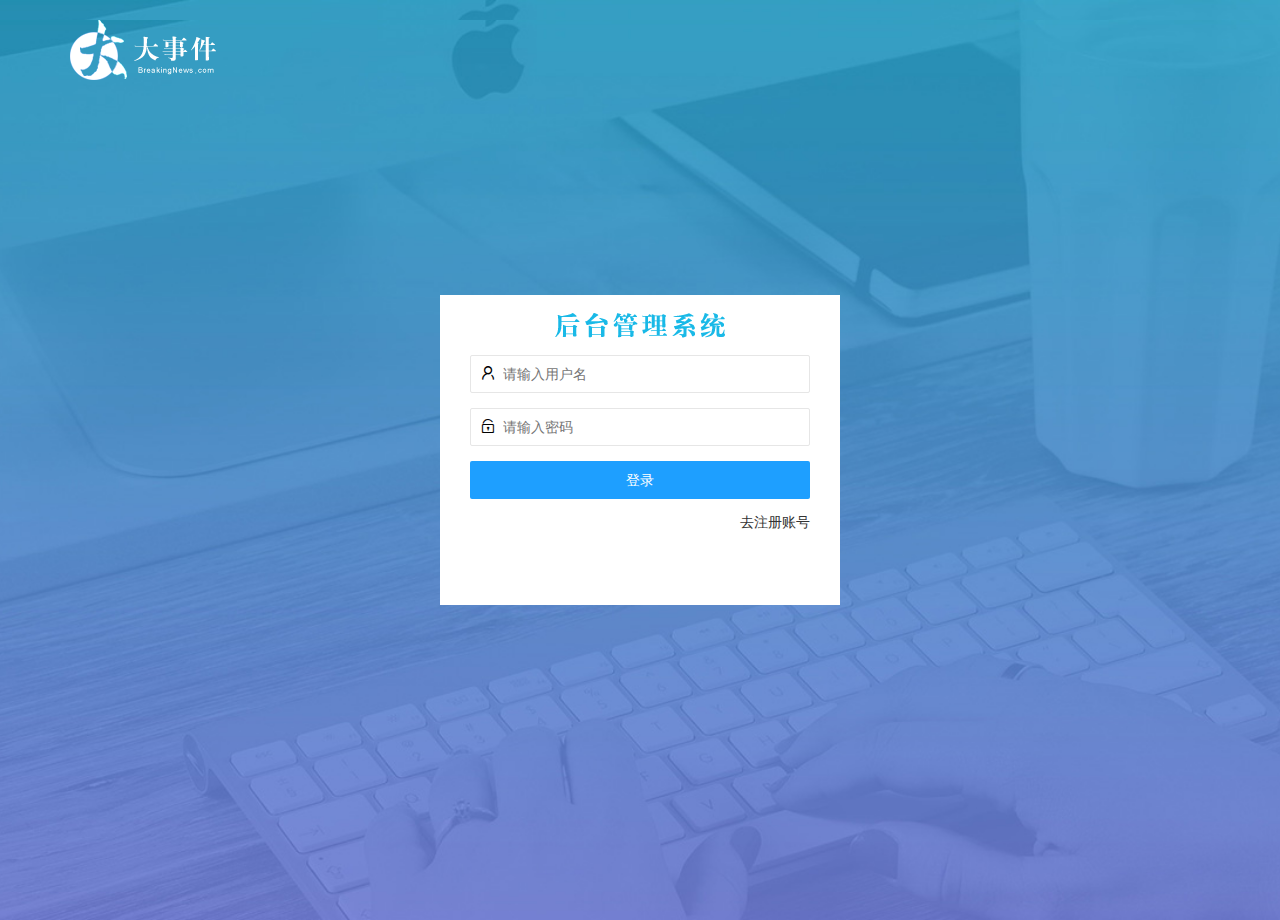
<file: login.html>
<!DOCTYPE html>
<html lang="en">

<head>
    <meta charset="UTF-8">
    <meta http-equiv="X-UA-Compatible" content="IE=edge">
    <meta name="viewport" content="width=device-width, initial-scale=1.0">
    <title>大事件-登录/注册</title>
    <link rel="stylesheet" href="./assets/lib/layui/css/layui.css">
    <link rel="stylesheet" href="./assets/css/login.css">
</head>

<body>
    <!-- 头部logo区域 -->
    <div class="layui-main" style="margin-top: 20px;">
        <img src="/assets/images/logo.png" alt="">
    </div>
    <!-- 登录注册区域 -->
    <div class="loginAndRegBox">
        <div class="title-box"></div>
        <!-- 登录div -->
        <div class="login-box">
            <!-- 登录的表单 -->
            <form class="layui-form" id="form_login">
                <!-- 用户名 -->
                <div class="layui-form-item">
                    <i class="layui-icon layui-icon-username"></i>
                    <input type="text" name="username" required lay-verify="required" placeholder="请输入用户名"
                        autocomplete="off" class="layui-input">
                </div>
                <!-- 密码 -->
                <div class="layui-form-item">
                    <i class="layui-icon layui-icon-password"></i>
                    <input type="password" name="password" required lay-verify="required|pwd" placeholder="请输入密码"
                        autocomplete="off" class="layui-input">
                </div>
                <!-- 登录按钮 -->
                <div class="layui-form-item">
                    <button class="layui-btn layui-btn-fluid layui-btn-normal" lay-submit>登录</button>
                </div>
                <!-- 注册账号按钮 -->
                <div class="layui-form-item links">
                    <a href="javascript:;" id="link_reg">去注册账号</a>
                </div>
            </form>
        </div>
        <!-- 注册div -->
        <div class="reg-box">
            <!-- 注册表单 -->
            <form class="layui-form" id="form_reg">
                <!-- 用户名 -->
                <div class="layui-form-item">
                    <i class="layui-icon layui-icon-username"></i>
                    <input type="text" name="username" required lay-verify="required" placeholder="请输入用户名"
                        autocomplete="off" class="layui-input">
                </div>
                <!-- 密码 -->
                <div class="layui-form-item">
                    <i class="layui-icon layui-icon-password"></i>
                    <input type="password" name="password" required lay-verify="required|pwd" placeholder="请输入密码"
                        autocomplete="off" class="layui-input">
                </div>
                <!-- 密码确认 -->
                <div class="layui-form-item">
                    <i class="layui-icon layui-icon-password"></i>
                    <input type="password" name="repassword" required lay-verify="required|pwd|repwd"
                        placeholder="再次确认密码" autocomplete="off" class="layui-input">
                </div>
                <!-- 注册按钮 -->
                <div class="layui-form-item">
                    <button class="layui-btn layui-btn-fluid layui-btn-normal" lay-submit>注册</button>
                </div>
                <!-- 登录账号按钮 -->
                <div class="layui-form-item links">
                    <a href="javascript:;" id="link_login">去登录</a>
                </div>
            </form>
        </div>
    </div>
</body>
<script src="./assets/lib/jquery.js"></script>
<script src="./assets/lib/layui/layui.all.js"></script>
<script src="./assets/js/baseAPI.js"></script>
<script src="./assets/js/login.js"></script>

</html>
</file>
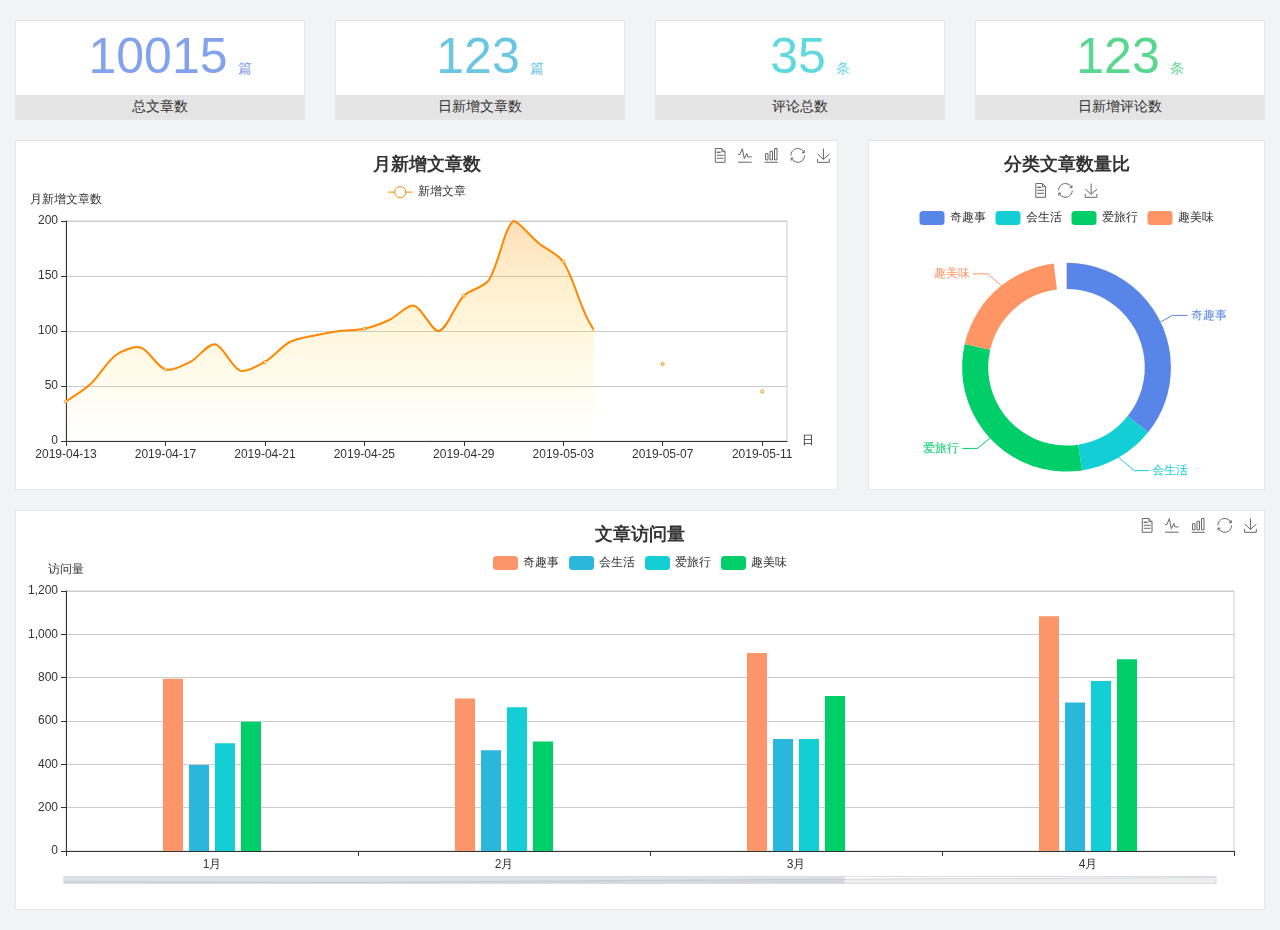
<file: home/dashboard.html>
<!DOCTYPE html>
<html lang="en">

<head>
  <meta charset="UTF-8">
  <meta name="viewport" content="width=device-width, initial-scale=1.0">
  <meta http-equiv="X-UA-Compatible" content="ie=edge">
  <title>图表统计</title>
  <link rel="stylesheet" href="../../assets/lib/bootstrap.css" />
  <link rel="stylesheet" href="../../assets/lib/main.css" />
  <script src="../../assets/lib/jquery.js"></script>
  <script type="text/javascript" src="../../assets/lib/echarts.min.js"></script>
</head>

<body>
  <div class="container-fluid">
    <div class="row spannel_list">
      <div class="col-sm-3 col-xs-6">
        <div class="spannel">
          <em>10015</em><span>篇</span>
          <b>总文章数</b>
        </div>
      </div>
      <div class="col-sm-3 col-xs-6">
        <div class="spannel scolor01">
          <em>123</em><span>篇</span>
          <b>日新增文章数</b>
        </div>
      </div>
      <div class="col-sm-3 col-xs-6">
        <div class="spannel scolor02">
          <em>35</em><span>条</span>
          <b>评论总数</b>
        </div>
      </div>
      <div class="col-sm-3 col-xs-6">
        <div class="spannel scolor03">
          <em>123</em><span>条</span>
          <b>日新增评论数</b>
        </div>
      </div>
    </div>
  </div>

  <div class="container-fluid">
    <div class="row curve-pie">
      <div class="col-lg-8 col-md-8">
        <div class="gragh_pannel" id="curve_show"></div>
      </div>
      <div class="col-lg-4 col-md-4">
        <div class="gragh_pannel" id="pie_show"></div>
      </div>
    </div>
  </div>

  <div class="container-fluid">
    <div class="column_pannel" id="column_show"></div>
  </div>

  <script>
    var oChart = echarts.init(document.getElementById('curve_show'));
    var aList_all = [
      { 'count': 36, 'date': '2019-04-13' },
      { 'count': 52, 'date': '2019-04-14' },
      { 'count': 78, 'date': '2019-04-15' },
      { 'count': 85, 'date': '2019-04-16' },
      { 'count': 65, 'date': '2019-04-17' },
      { 'count': 72, 'date': '2019-04-18' },
      { 'count': 88, 'date': '2019-04-19' },
      { 'count': 64, 'date': '2019-04-20' },
      { 'count': 72, 'date': '2019-04-21' },
      { 'count': 90, 'date': '2019-04-22' },
      { 'count': 96, 'date': '2019-04-23' },
      { 'count': 100, 'date': '2019-04-24' },
      { 'count': 102, 'date': '2019-04-25' },
      { 'count': 110, 'date': '2019-04-26' },
      { 'count': 123, 'date': '2019-04-27' },
      { 'count': 100, 'date': '2019-04-28' },
      { 'count': 132, 'date': '2019-04-29' },
      { 'count': 146, 'date': '2019-04-30' },
      { 'count': 200, 'date': '2019-05-01' },
      { 'count': 180, 'date': '2019-05-02' },
      { 'count': 163, 'date': '2019-05-03' },
      { 'count': 110, 'date': '2019-05-04' },
      { 'count': 80, 'date': '2019-05-05' },
      { 'count': 82, 'date': '2019-05-06' },
      { 'count': 70, 'date': '2019-05-07' },
      { 'count': 65, 'date': '2019-05-08' },
      { 'count': 54, 'date': '2019-05-09' },
      { 'count': 40, 'date': '2019-05-10' },
      { 'count': 45, 'date': '2019-05-11' },
      { 'count': 38, 'date': '2019-05-12' },
    ];

    let aCount = [];
    let aDate = [];

    for (var i = 0; i < aList_all.length; i++) {
      aCount.push(aList_all[i].count);
      aDate.push(aList_all[i].date);
    }

    var chartopt = {
      title: {
        text: '月新增文章数',
        left: 'center',
        top: '10'
      },
      tooltip: {
        trigger: 'axis'
      },
      legend: {
        data: ['新增文章'],
        top: '40'
      },
      toolbox: {
        show: true,
        feature: {
          mark: { show: true },
          dataView: { show: true, readOnly: false },
          magicType: { show: true, type: ['line', 'bar'] },
          restore: { show: true },
          saveAsImage: { show: true }
        }
      },
      calculable: true,
      xAxis: [
        {
          name: '日',
          type: 'category',
          boundaryGap: false,
          data: aDate
        }
      ],
      yAxis: [
        {
          name: '月新增文章数',
          type: 'value'
        }
      ],
      series: [
        {
          name: '新增文章',
          type: 'line',
          smooth: true,
          itemStyle: { normal: { areaStyle: { type: 'default' }, color: '#f80' }, lineStyle: { color: '#f80' } },
          data: aCount
        }],
      areaStyle: {
        normal: {
          color: new echarts.graphic.LinearGradient(0, 0, 0, 1, [{
            offset: 0,
            color: 'rgba(255,136,0,0.39)'
          }, {
            offset: .34,
            color: 'rgba(255,180,0,0.25)'
          }, {
            offset: 1,
            color: 'rgba(255,222,0,0.00)'
          }])

        }
      },
      grid: {
        show: true,
        x: 50,
        x2: 50,
        y: 80,
        height: 220
      }
    };

    oChart.setOption(chartopt);


    var oPie = echarts.init(document.getElementById('pie_show'));
    var oPieopt =
    {
      title: {
        top: 10,
        text: '分类文章数量比',
        x: 'center'
      },
      tooltip: {
        trigger: 'item',
        formatter: "{a} <br/>{b} : {c} ({d}%)"
      },
      color: ['#5885e8', '#13cfd5', '#00ce68', '#ff9565'],
      legend: {
        x: 'center',
        top: 65,
        data: ['奇趣事', '会生活', '爱旅行', '趣美味']
      },
      toolbox: {
        show: true,
        x: 'center',
        top: 35,
        feature: {
          mark: { show: true },
          dataView: { show: true, readOnly: false },
          magicType: {
            show: true,
            type: ['pie', 'funnel'],
            option: {
              funnel: {
                x: '25%',
                width: '50%',
                funnelAlign: 'left',
                max: 1548
              }
            }
          },
          restore: { show: true },
          saveAsImage: { show: true }
        }
      },
      calculable: true,
      series: [
        {
          name: '访问来源',
          type: 'pie',
          radius: ['45%', '60%'],
          center: ['50%', '65%'],
          data: [
            { value: 300, name: '奇趣事' },
            { value: 100, name: '会生活' },
            { value: 260, name: '爱旅行' },
            { value: 180, name: '趣美味' }
          ]
        }
      ]
    };
    oPie.setOption(oPieopt);



    var oColumn = this.echarts.init(document.getElementById('column_show'));
    var oColumnopt =
    {
      title: {
        text: '文章访问量',
        left: 'center',
        top: '10'
      },
      tooltip: {
        trigger: 'axis'
      },
      legend: {
        data: ['奇趣事', '会生活', '爱旅行', '趣美味'],
        top: '40'
      },
      toolbox: {
        show: true,
        feature: {
          mark: { show: true },
          dataView: { show: true, readOnly: false },
          magicType: { show: true, type: ['line', 'bar'] },
          restore: { show: true },
          saveAsImage: { show: true }
        }
      },
      calculable: true,
      xAxis: [
        {
          type: 'category',
          data: ['1月', '2月', '3月', '4月', '5月']
        }
      ],
      yAxis: [
        {
          name: '访问量',
          type: 'value'
        }
      ],
      series: [
        {
          name: '奇趣事',
          type: 'bar',
          barWidth: 20,
          itemStyle: {
            normal: { areaStyle: { type: 'default' }, color: '#fd956a' }
          },
          data: [800, 708, 920, 1090, 1200]
        },
        {
          name: '会生活',
          type: 'bar',
          barWidth: 20,
          itemStyle: {
            normal: { areaStyle: { type: 'default' }, color: '#2bb6db' }
          },
          data: [400, 468, 520, 690, 800]
        },
        {
          name: '爱旅行',
          type: 'bar',
          barWidth: 20,
          itemStyle: {
            normal: { areaStyle: { type: 'default' }, color: '#13cfd5' }
          },
          data: [500, 668, 520, 790, 900]
        },
        {
          name: '趣美味',
          type: 'bar',
          barWidth: 20,
          itemStyle: {
            normal: { areaStyle: { type: 'default' }, color: '#00ce68' }
          },
          data: [600, 508, 720, 890, 1000]
        }
      ],
      grid: {
        show: true,
        x: 50,
        x2: 30,
        y: 80,
        height: 260
      },
      dataZoom: [//给x轴设置滚动条
        {
          start: 0,//默认为0
          end: 100 - 1000 / 31,//默认为100
          type: 'slider',
          show: true,
          xAxisIndex: [0],
          handleSize: 0,//滑动条的 左右2个滑动条的大小
          height: 8,//组件高度
          left: 45, //左边的距离
          right: 50,//右边的距离
          bottom: 26,//右边的距离
          handleColor: '#ddd',//h滑动图标的颜色
          handleStyle: {
            borderColor: "#cacaca",
            borderWidth: "1",
            shadowBlur: 2,
            background: "#ddd",
            shadowColor: "#ddd",
          }
        }]
    };
    oColumn.setOption(oColumnopt);
  </script>
</body>

</html>
</file>
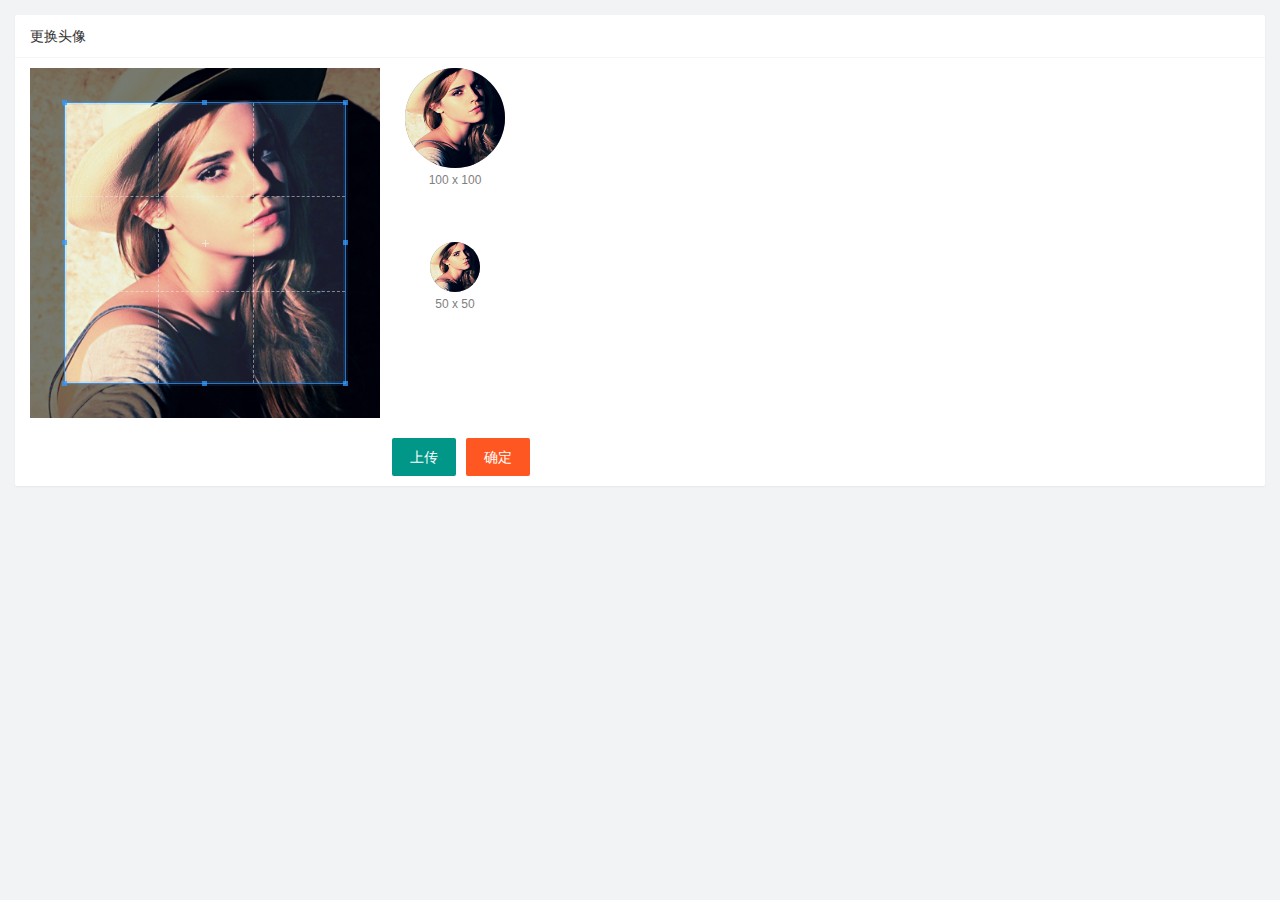
<file: user/user_avatar.html>
<!DOCTYPE html>
<html lang="en">

<head>
    <meta charset="UTF-8">
    <meta http-equiv="X-UA-Compatible" content="IE=edge">
    <meta name="viewport" content="width=device-width, initial-scale=1.0">
    <title>Document</title>
    <link rel="stylesheet" href="/assets/lib/layui/css/layui.css">
    <link rel="stylesheet" href="/assets/lib/cropper/cropper.css">
    <link rel="stylesheet" href="/assets/css/user/user_avatar.css">
</head>

<body>
    <div class="layui-card">
        <div class="layui-card-header">更换头像</div>
        <div class="layui-card-body">
            <!-- 第一行的图片裁剪和预览区域 -->
            <div class="row1">
                <!-- 图片裁剪区域 -->
                <div class="cropper-box">
                    <!-- 这个 img 标签很重要，将来会把它初始化为裁剪区域 -->
                    <img id="image" src="/assets/images/sample.jpg" />
                </div>
                <!-- 图片的预览区域 -->
                <div class="preview-box">
                    <div>
                        <!-- 宽高为 100px 的预览区域 -->
                        <div class="img-preview w100"></div>
                        <p class="size">100 x 100</p>
                    </div>
                    <div>
                        <!-- 宽高为 50px 的预览区域 -->
                        <div class="img-preview w50"></div>
                        <p class="size">50 x 50</p>
                    </div>
                </div>
            </div>

            <!-- 第二行的按钮区域 -->
            <div class="row2">
                <!-- 通过accept属性可以指定可选择的文件属性 -->
                <input type="file" id="file" accept="image/png,image/jpeg">
                <button type="button" class="layui-btn" id="btnChooseImage">上传</button>
                <button type="button" class="layui-btn layui-btn-danger" id="btnUpload">确定</button>
            </div>
        </div>
    </div>
    <script src="/assets/lib/layui/layui.all.js"></script>
    <script src="/assets/lib/jquery.js"></script>
    <script src="/assets/lib/cropper/Cropper.js"></script>
    <script src="/assets/lib/cropper/jquery-cropper.js"></script>
    <script src="/assets/js/baseAPI.js"></script>
    <script src="/assets/js/user/user_avatar.js"></script>
</body>

</html>
</file>
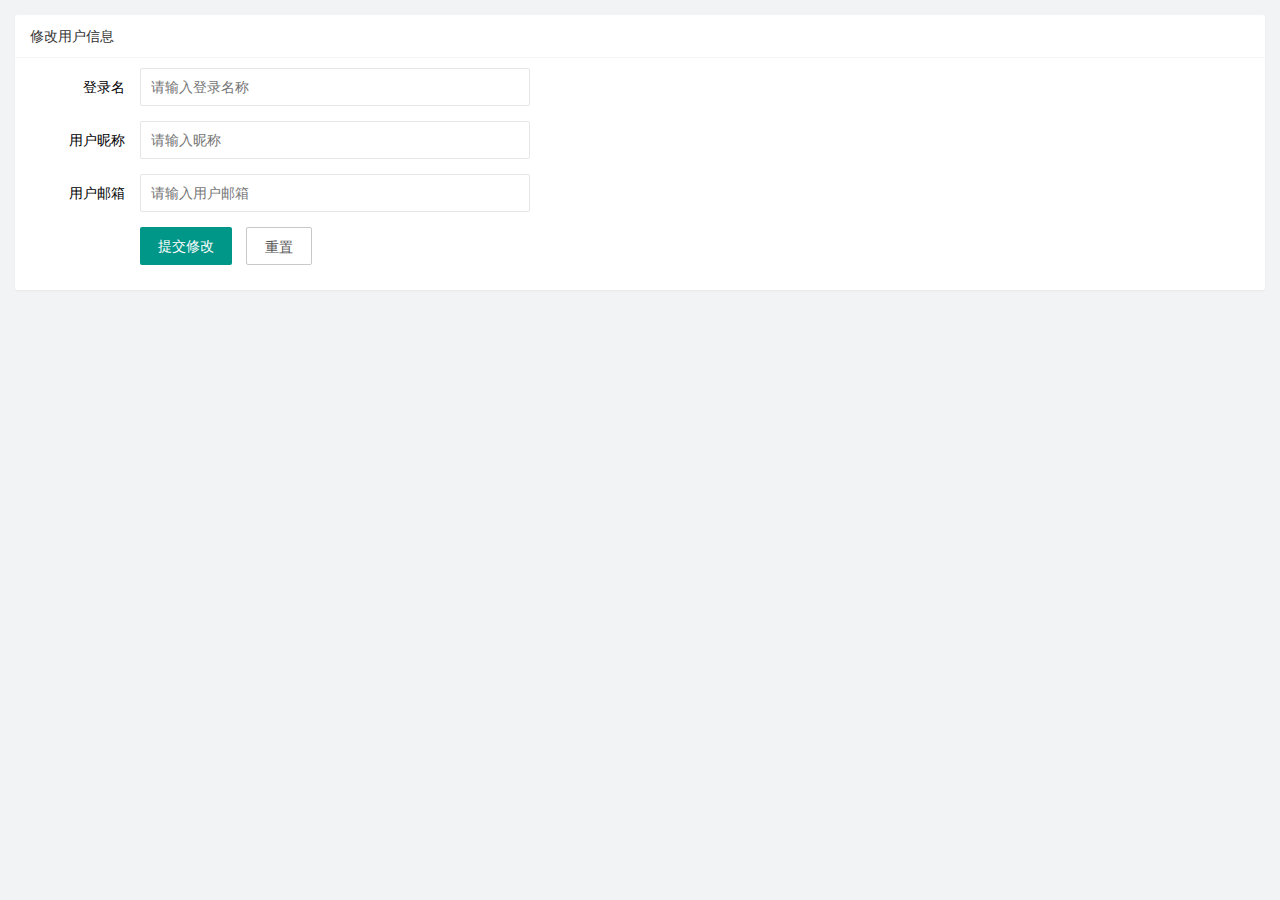
<file: user/user_info.html>
<!DOCTYPE html>
<html lang="en">

<head>
    <meta charset="UTF-8">
    <meta http-equiv="X-UA-Compatible" content="IE=edge">
    <meta name="viewport" content="width=device-width, initial-scale=1.0">
    <title>Document</title>
    <link rel="stylesheet" href="/assets/lib/layui/css/layui.css">
    <link rel="stylesheet" href="/assets/css/user/user_info.css">
</head>

<body>
    <div class="layui-card">
        <div class="layui-card-header">修改用户信息</div>
        <div class="layui-card-body">
            <form class="layui-form" lay-filter="formUserInfo">
                <!-- 这是隐藏域 -->
                <input type="hidden" name="id" value="">
                <div class="layui-form-item">
                    <label class="layui-form-label">登录名</label>
                    <div class="layui-input-block">
                        <input type="text" name="username" required lay-verify="required" placeholder="请输入登录名称"
                            autocomplete="off" class="layui-input" readonly>
                    </div>
                </div>
                <div class="layui-form-item">
                    <label class="layui-form-label">用户昵称</label>
                    <div class="layui-input-block">
                        <input type="text" name="nickname" required lay-verify="required|nickname" placeholder="请输入昵称"
                            autocomplete="off" class="layui-input">
                    </div>
                </div>
                <div class="layui-form-item">
                    <label class="layui-form-label">用户邮箱</label>
                    <div class="layui-input-block">
                        <input type="text" name="email" required lay-verify="required|email" placeholder="请输入用户邮箱"
                            autocomplete="off" class="layui-input">
                    </div>
                </div>
                <div class="layui-form-item">
                    <div class="layui-input-block">
                        <button class="layui-btn" lay-submit lay-filter="formDemo">提交修改</button>
                        <button type="reset" class="layui-btn layui-btn-primary" id="btnReset">重置</button>
                    </div>
                </div>
            </form>
        </div>
    </div>
    <script src="/assets/lib/layui/layui.all.js"></script>
    <script src="/assets/lib/jquery.js"></script>
    <script src="/assets/js/baseAPI.js"></script>
    <script src="/assets/js/user/user_info.js"></script>
</body>

</html>
</file>
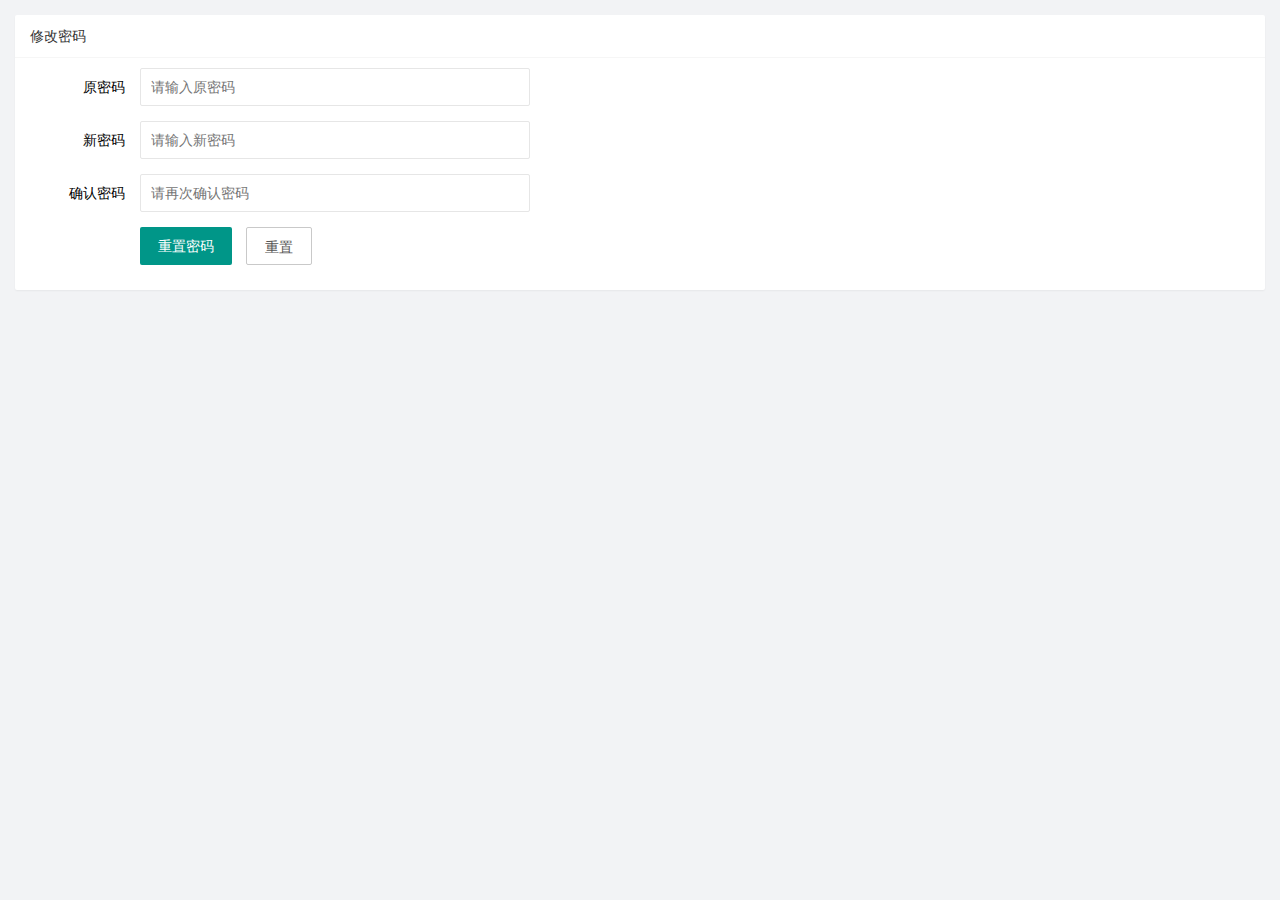
<file: user/user_pwd.html>
<!DOCTYPE html>
<html lang="en">

<head>
    <meta charset="UTF-8">
    <meta http-equiv="X-UA-Compatible" content="IE=edge">
    <meta name="viewport" content="width=device-width, initial-scale=1.0">
    <title>Document</title>
    <link rel="stylesheet" href="/assets/lib/layui/css/layui.css">
    <link rel="stylesheet" href="/assets/css/user/user_pwd.css">
</head>

<body>
    <div class="layui-card">
        <div class="layui-card-header">修改密码</div>
        <div class="layui-card-body">
            <form class="layui-form" action="">
                <div class="layui-form-item">
                    <label class="layui-form-label">原密码</label>
                    <div class="layui-input-block">
                        <input type="password" name="oldPwd" required lay-verify="required|pwd" placeholder="请输入原密码"
                            autocomplete="off" class="layui-input">
                    </div>
                </div>
                <div class="layui-form-item">
                    <label class="layui-form-label">新密码</label>
                    <div class="layui-input-block">
                        <input type="password" name="newPwd" required lay-verify="required|pwd|samePwd"
                            placeholder="请输入新密码" autocomplete="off" class="layui-input">
                    </div>
                </div>
                <div class="layui-form-item">
                    <label class="layui-form-label">确认密码</label>
                    <div class="layui-input-block">
                        <input type="password" name="rePwd" required lay-verify="required|pwd|rePwd"
                            placeholder="请再次确认密码" autocomplete="off" class="layui-input">
                    </div>
                </div>
                <div class="layui-form-item">
                    <div class="layui-input-block">
                        <button class="layui-btn" lay-submit lay-filter="formDemo">重置密码</button>
                        <button type="reset" class="layui-btn layui-btn-primary">重置</button>
                    </div>
                </div>
            </form>
        </div>
    </div>
    <script src="/assets/lib/layui/layui.all.js"></script>
    <script src="/assets/lib/jquery.js"></script>
    <script src="/assets/js/baseAPI.js"></script>
    <script src="/assets//js/user/user_pwd.js"></script>
</body>

</html>
</file>
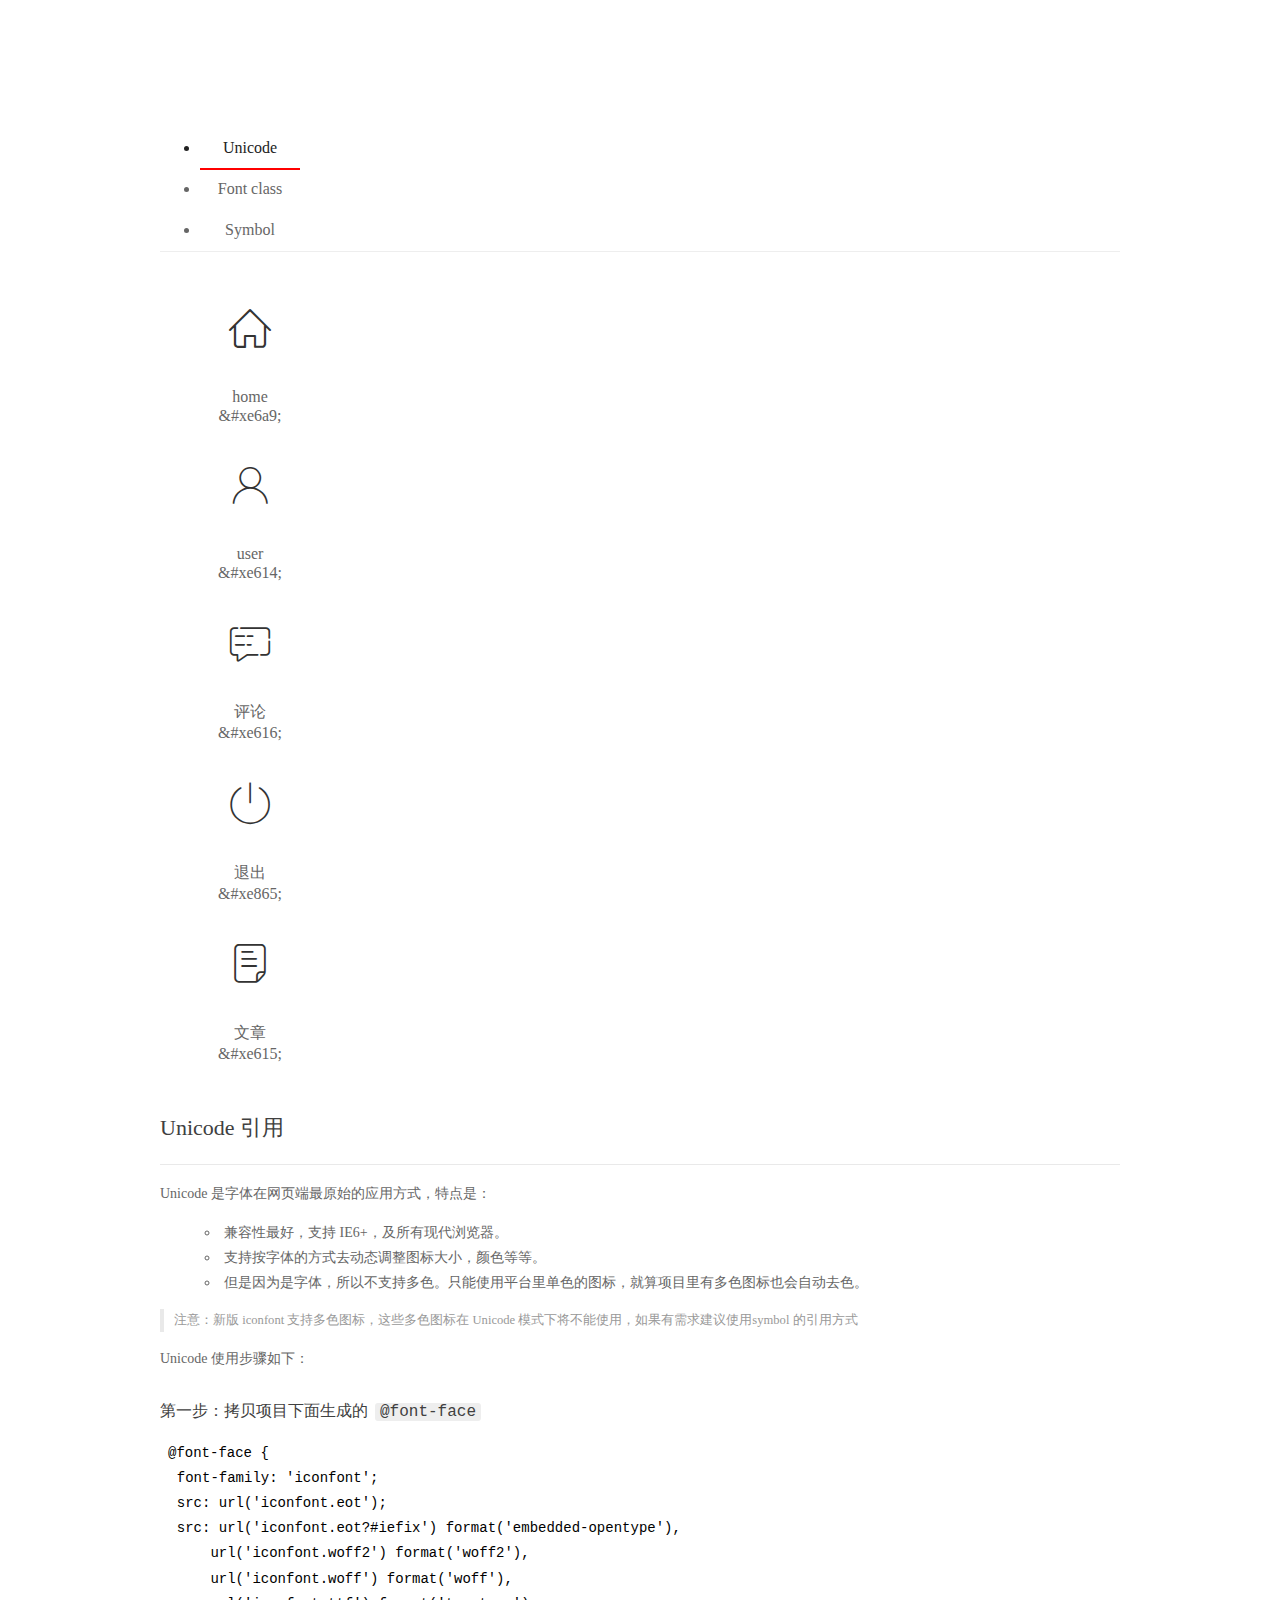
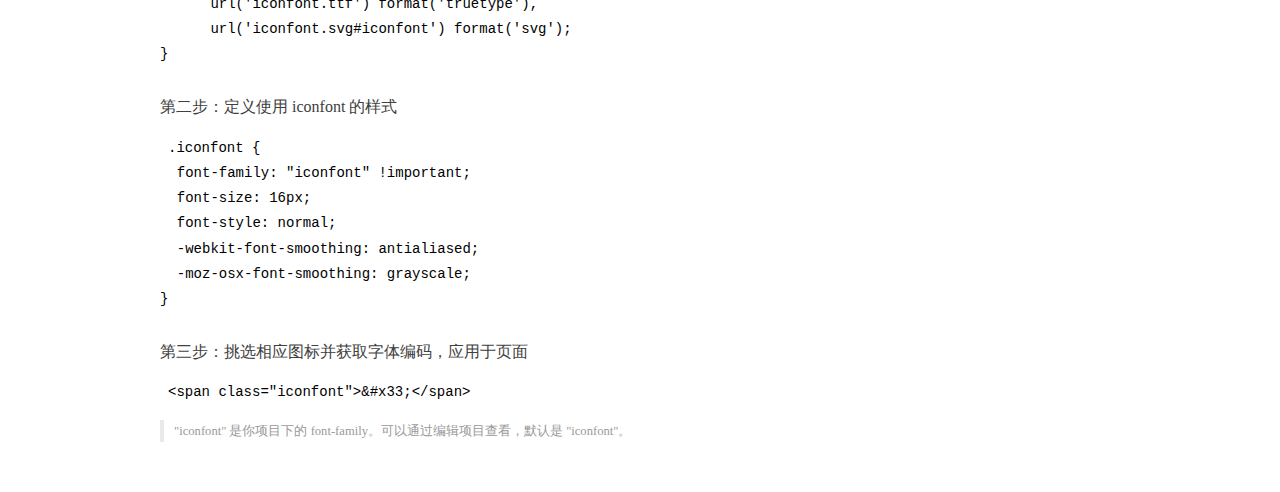
<file: assets/fonts/demo_index.html>
<!DOCTYPE html>
<html>
<head>
  <meta charset="utf-8"/>
  <title>IconFont Demo</title>
  <link rel="shortcut icon" href="https://gtms04.alicdn.com/tps/i4/TB1_oz6GVXXXXaFXpXXJDFnIXXX-64-64.ico" type="image/x-icon"/>
  <link rel="stylesheet" href="https://g.alicdn.com/thx/cube/1.3.2/cube.min.css">
  <link rel="stylesheet" href="demo.css">
  <link rel="stylesheet" href="iconfont.css">
  <script src="iconfont.js"></script>
  <!-- jQuery -->
  <script src="https://a1.alicdn.com/oss/uploads/2018/12/26/7bfddb60-08e8-11e9-9b04-53e73bb6408b.js"></script>
  <!-- 代码高亮 -->
  <script src="https://a1.alicdn.com/oss/uploads/2018/12/26/a3f714d0-08e6-11e9-8a15-ebf944d7534c.js"></script>
</head>
<body>
  <div class="main">
    <h1 class="logo"><a href="https://www.iconfont.cn/" title="iconfont 首页" target="_blank">&#xe86b;</a></h1>
    <div class="nav-tabs">
      <ul id="tabs" class="dib-box">
        <li class="dib active"><span>Unicode</span></li>
        <li class="dib"><span>Font class</span></li>
        <li class="dib"><span>Symbol</span></li>
      </ul>
      
    </div>
    <div class="tab-container">
      <div class="content unicode" style="display: block;">
          <ul class="icon_lists dib-box">
          
            <li class="dib">
              <span class="icon iconfont">&#xe6a9;</span>
                <div class="name">home</div>
                <div class="code-name">&amp;#xe6a9;</div>
              </li>
          
            <li class="dib">
              <span class="icon iconfont">&#xe614;</span>
                <div class="name">user</div>
                <div class="code-name">&amp;#xe614;</div>
              </li>
          
            <li class="dib">
              <span class="icon iconfont">&#xe616;</span>
                <div class="name">评论</div>
                <div class="code-name">&amp;#xe616;</div>
              </li>
          
            <li class="dib">
              <span class="icon iconfont">&#xe865;</span>
                <div class="name">退出</div>
                <div class="code-name">&amp;#xe865;</div>
              </li>
          
            <li class="dib">
              <span class="icon iconfont">&#xe615;</span>
                <div class="name">文章</div>
                <div class="code-name">&amp;#xe615;</div>
              </li>
          
          </ul>
          <div class="article markdown">
          <h2 id="unicode-">Unicode 引用</h2>
          <hr>

          <p>Unicode 是字体在网页端最原始的应用方式，特点是：</p>
          <ul>
            <li>兼容性最好，支持 IE6+，及所有现代浏览器。</li>
            <li>支持按字体的方式去动态调整图标大小，颜色等等。</li>
            <li>但是因为是字体，所以不支持多色。只能使用平台里单色的图标，就算项目里有多色图标也会自动去色。</li>
          </ul>
          <blockquote>
            <p>注意：新版 iconfont 支持多色图标，这些多色图标在 Unicode 模式下将不能使用，如果有需求建议使用symbol 的引用方式</p>
          </blockquote>
          <p>Unicode 使用步骤如下：</p>
          <h3 id="-font-face">第一步：拷贝项目下面生成的 <code>@font-face</code></h3>
<pre><code class="language-css"
>@font-face {
  font-family: 'iconfont';
  src: url('iconfont.eot');
  src: url('iconfont.eot?#iefix') format('embedded-opentype'),
      url('iconfont.woff2') format('woff2'),
      url('iconfont.woff') format('woff'),
      url('iconfont.ttf') format('truetype'),
      url('iconfont.svg#iconfont') format('svg');
}
</code></pre>
          <h3 id="-iconfont-">第二步：定义使用 iconfont 的样式</h3>
<pre><code class="language-css"
>.iconfont {
  font-family: "iconfont" !important;
  font-size: 16px;
  font-style: normal;
  -webkit-font-smoothing: antialiased;
  -moz-osx-font-smoothing: grayscale;
}
</code></pre>
          <h3 id="-">第三步：挑选相应图标并获取字体编码，应用于页面</h3>
<pre>
<code class="language-html"
>&lt;span class="iconfont"&gt;&amp;#x33;&lt;/span&gt;
</code></pre>
          <blockquote>
            <p>"iconfont" 是你项目下的 font-family。可以通过编辑项目查看，默认是 "iconfont"。</p>
          </blockquote>
          </div>
      </div>
      <div class="content font-class">
        <ul class="icon_lists dib-box">
          
          <li class="dib">
            <span class="icon iconfont icon-home"></span>
            <div class="name">
              home
            </div>
            <div class="code-name">.icon-home
            </div>
          </li>
          
          <li class="dib">
            <span class="icon iconfont icon-user"></span>
            <div class="name">
              user
            </div>
            <div class="code-name">.icon-user
            </div>
          </li>
          
          <li class="dib">
            <span class="icon iconfont icon-pinglun"></span>
            <div class="name">
              评论
            </div>
            <div class="code-name">.icon-pinglun
            </div>
          </li>
          
          <li class="dib">
            <span class="icon iconfont icon-tuichu"></span>
            <div class="name">
              退出
            </div>
            <div class="code-name">.icon-tuichu
            </div>
          </li>
          
          <li class="dib">
            <span class="icon iconfont icon-16"></span>
            <div class="name">
              文章
            </div>
            <div class="code-name">.icon-16
            </div>
          </li>
          
        </ul>
        <div class="article markdown">
        <h2 id="font-class-">font-class 引用</h2>
        <hr>

        <p>font-class 是 Unicode 使用方式的一种变种，主要是解决 Unicode 书写不直观，语意不明确的问题。</p>
        <p>与 Unicode 使用方式相比，具有如下特点：</p>
        <ul>
          <li>兼容性良好，支持 IE8+，及所有现代浏览器。</li>
          <li>相比于 Unicode 语意明确，书写更直观。可以很容易分辨这个 icon 是什么。</li>
          <li>因为使用 class 来定义图标，所以当要替换图标时，只需要修改 class 里面的 Unicode 引用。</li>
          <li>不过因为本质上还是使用的字体，所以多色图标还是不支持的。</li>
        </ul>
        <p>使用步骤如下：</p>
        <h3 id="-fontclass-">第一步：引入项目下面生成的 fontclass 代码：</h3>
<pre><code class="language-html">&lt;link rel="stylesheet" href="./iconfont.css"&gt;
</code></pre>
        <h3 id="-">第二步：挑选相应图标并获取类名，应用于页面：</h3>
<pre><code class="language-html">&lt;span class="iconfont icon-xxx"&gt;&lt;/span&gt;
</code></pre>
        <blockquote>
          <p>"
            iconfont" 是你项目下的 font-family。可以通过编辑项目查看，默认是 "iconfont"。</p>
        </blockquote>
      </div>
      </div>
      <div class="content symbol">
          <ul class="icon_lists dib-box">
          
            <li class="dib">
                <svg class="icon svg-icon" aria-hidden="true">
                  <use xlink:href="#icon-home"></use>
                </svg>
                <div class="name">home</div>
                <div class="code-name">#icon-home</div>
            </li>
          
            <li class="dib">
                <svg class="icon svg-icon" aria-hidden="true">
                  <use xlink:href="#icon-user"></use>
                </svg>
                <div class="name">user</div>
                <div class="code-name">#icon-user</div>
            </li>
          
            <li class="dib">
                <svg class="icon svg-icon" aria-hidden="true">
                  <use xlink:href="#icon-pinglun"></use>
                </svg>
                <div class="name">评论</div>
                <div class="code-name">#icon-pinglun</div>
            </li>
          
            <li class="dib">
                <svg class="icon svg-icon" aria-hidden="true">
                  <use xlink:href="#icon-tuichu"></use>
                </svg>
                <div class="name">退出</div>
                <div class="code-name">#icon-tuichu</div>
            </li>
          
            <li class="dib">
                <svg class="icon svg-icon" aria-hidden="true">
                  <use xlink:href="#icon-16"></use>
                </svg>
                <div class="name">文章</div>
                <div class="code-name">#icon-16</div>
            </li>
          
          </ul>
          <div class="article markdown">
          <h2 id="symbol-">Symbol 引用</h2>
          <hr>

          <p>这是一种全新的使用方式，应该说这才是未来的主流，也是平台目前推荐的用法。相关介绍可以参考这篇<a href="">文章</a>
            这种用法其实是做了一个 SVG 的集合，与另外两种相比具有如下特点：</p>
          <ul>
            <li>支持多色图标了，不再受单色限制。</li>
            <li>通过一些技巧，支持像字体那样，通过 <code>font-size</code>, <code>color</code> 来调整样式。</li>
            <li>兼容性较差，支持 IE9+，及现代浏览器。</li>
            <li>浏览器渲染 SVG 的性能一般，还不如 png。</li>
          </ul>
          <p>使用步骤如下：</p>
          <h3 id="-symbol-">第一步：引入项目下面生成的 symbol 代码：</h3>
<pre><code class="language-html">&lt;script src="./iconfont.js"&gt;&lt;/script&gt;
</code></pre>
          <h3 id="-css-">第二步：加入通用 CSS 代码（引入一次就行）：</h3>
<pre><code class="language-html">&lt;style&gt;
.icon {
  width: 1em;
  height: 1em;
  vertical-align: -0.15em;
  fill: currentColor;
  overflow: hidden;
}
&lt;/style&gt;
</code></pre>
          <h3 id="-">第三步：挑选相应图标并获取类名，应用于页面：</h3>
<pre><code class="language-html">&lt;svg class="icon" aria-hidden="true"&gt;
  &lt;use xlink:href="#icon-xxx"&gt;&lt;/use&gt;
&lt;/svg&gt;
</code></pre>
          </div>
      </div>

    </div>
  </div>
  <script>
  $(document).ready(function () {
      $('.tab-container .content:first').show()

      $('#tabs li').click(function (e) {
        var tabContent = $('.tab-container .content')
        var index = $(this).index()

        if ($(this).hasClass('active')) {
          return
        } else {
          $('#tabs li').removeClass('active')
          $(this).addClass('active')

          tabContent.hide().eq(index).fadeIn()
        }
      })
    })
  </script>
</body>
</html>
</file>
<file: assets/lib/layui/css/layui.css>
/** layui-v2.5.5 MIT License By https://www.layui.com */
 .layui-inline,img{display:inline-block;vertical-align:middle}h1,h2,h3,h4,h5,h6{font-weight:400}.layui-edge,.layui-header,.layui-inline,.layui-main{position:relative}.layui-body,.layui-edge,.layui-elip{overflow:hidden}.layui-btn,.layui-edge,.layui-inline,img{vertical-align:middle}.layui-btn,.layui-disabled,.layui-icon,.layui-unselect{-moz-user-select:none;-webkit-user-select:none;-ms-user-select:none}.layui-elip,.layui-form-checkbox span,.layui-form-pane .layui-form-label{text-overflow:ellipsis;white-space:nowrap}.layui-breadcrumb,.layui-tree-btnGroup{visibility:hidden}blockquote,body,button,dd,div,dl,dt,form,h1,h2,h3,h4,h5,h6,input,li,ol,p,pre,td,textarea,th,ul{margin:0;padding:0;-webkit-tap-highlight-color:rgba(0,0,0,0)}a:active,a:hover{outline:0}img{border:none}li{list-style:none}table{border-collapse:collapse;border-spacing:0}h4,h5,h6{font-size:100%}button,input,optgroup,option,select,textarea{font-family:inherit;font-size:inherit;font-style:inherit;font-weight:inherit;outline:0}pre{white-space:pre-wrap;white-space:-moz-pre-wrap;white-space:-pre-wrap;white-space:-o-pre-wrap;word-wrap:break-word}body{line-height:24px;font:14px Helvetica Neue,Helvetica,PingFang SC,Tahoma,Arial,sans-serif}hr{height:1px;margin:10px 0;border:0;clear:both}a{color:#333;text-decoration:none}a:hover{color:#777}a cite{font-style:normal;*cursor:pointer}.layui-border-box,.layui-border-box *{box-sizing:border-box}.layui-box,.layui-box *{box-sizing:content-box}.layui-clear{clear:both;*zoom:1}.layui-clear:after{content:'\20';clear:both;*zoom:1;display:block;height:0}.layui-inline{*display:inline;*zoom:1}.layui-edge{display:inline-block;width:0;height:0;border-width:6px;border-style:dashed;border-color:transparent}.layui-edge-top{top:-4px;border-bottom-color:#999;border-bottom-style:solid}.layui-edge-right{border-left-color:#999;border-left-style:solid}.layui-edge-bottom{top:2px;border-top-color:#999;border-top-style:solid}.layui-edge-left{border-right-color:#999;border-right-style:solid}.layui-disabled,.layui-disabled:hover{color:#d2d2d2!important;cursor:not-allowed!important}.layui-circle{border-radius:100%}.layui-show{display:block!important}.layui-hide{display:none!important}@font-face{font-family:layui-icon;src:url(../font/iconfont.eot?v=250);src:url(../font/iconfont.eot?v=250#iefix) format('embedded-opentype'),url(../font/iconfont.woff2?v=250) format('woff2'),url(../font/iconfont.woff?v=250) format('woff'),url(../font/iconfont.ttf?v=250) format('truetype'),url(../font/iconfont.svg?v=250#layui-icon) format('svg')}.layui-icon{font-family:layui-icon!important;font-size:16px;font-style:normal;-webkit-font-smoothing:antialiased;-moz-osx-font-smoothing:grayscale}.layui-icon-reply-fill:before{content:"\e611"}.layui-icon-set-fill:before{content:"\e614"}.layui-icon-menu-fill:before{content:"\e60f"}.layui-icon-search:before{content:"\e615"}.layui-icon-share:before{content:"\e641"}.layui-icon-set-sm:before{content:"\e620"}.layui-icon-engine:before{content:"\e628"}.layui-icon-close:before{content:"\1006"}.layui-icon-close-fill:before{content:"\1007"}.layui-icon-chart-screen:before{content:"\e629"}.layui-icon-star:before{content:"\e600"}.layui-icon-circle-dot:before{content:"\e617"}.layui-icon-chat:before{content:"\e606"}.layui-icon-release:before{content:"\e609"}.layui-icon-list:before{content:"\e60a"}.layui-icon-chart:before{content:"\e62c"}.layui-icon-ok-circle:before{content:"\1005"}.layui-icon-layim-theme:before{content:"\e61b"}.layui-icon-table:before{content:"\e62d"}.layui-icon-right:before{content:"\e602"}.layui-icon-left:before{content:"\e603"}.layui-icon-cart-simple:before{content:"\e698"}.layui-icon-face-cry:before{content:"\e69c"}.layui-icon-face-smile:before{content:"\e6af"}.layui-icon-survey:before{content:"\e6b2"}.layui-icon-tree:before{content:"\e62e"}.layui-icon-upload-circle:before{content:"\e62f"}.layui-icon-add-circle:before{content:"\e61f"}.layui-icon-download-circle:before{content:"\e601"}.layui-icon-templeate-1:before{content:"\e630"}.layui-icon-util:before{content:"\e631"}.layui-icon-face-surprised:before{content:"\e664"}.layui-icon-edit:before{content:"\e642"}.layui-icon-speaker:before{content:"\e645"}.layui-icon-down:before{content:"\e61a"}.layui-icon-file:before{content:"\e621"}.layui-icon-layouts:before{content:"\e632"}.layui-icon-rate-half:before{content:"\e6c9"}.layui-icon-add-circle-fine:before{content:"\e608"}.layui-icon-prev-circle:before{content:"\e633"}.layui-icon-read:before{content:"\e705"}.layui-icon-404:before{content:"\e61c"}.layui-icon-carousel:before{content:"\e634"}.layui-icon-help:before{content:"\e607"}.layui-icon-code-circle:before{content:"\e635"}.layui-icon-water:before{content:"\e636"}.layui-icon-username:before{content:"\e66f"}.layui-icon-find-fill:before{content:"\e670"}.layui-icon-about:before{content:"\e60b"}.layui-icon-location:before{content:"\e715"}.layui-icon-up:before{content:"\e619"}.layui-icon-pause:before{content:"\e651"}.layui-icon-date:before{content:"\e637"}.layui-icon-layim-uploadfile:before{content:"\e61d"}.layui-icon-delete:before{content:"\e640"}.layui-icon-play:before{content:"\e652"}.layui-icon-top:before{content:"\e604"}.layui-icon-friends:before{content:"\e612"}.layui-icon-refresh-3:before{content:"\e9aa"}.layui-icon-ok:before{content:"\e605"}.layui-icon-layer:before{content:"\e638"}.layui-icon-face-smile-fine:before{content:"\e60c"}.layui-icon-dollar:before{content:"\e659"}.layui-icon-group:before{content:"\e613"}.layui-icon-layim-download:before{content:"\e61e"}.layui-icon-picture-fine:before{content:"\e60d"}.layui-icon-link:before{content:"\e64c"}.layui-icon-diamond:before{content:"\e735"}.layui-icon-log:before{content:"\e60e"}.layui-icon-rate-solid:before{content:"\e67a"}.layui-icon-fonts-del:before{content:"\e64f"}.layui-icon-unlink:before{content:"\e64d"}.layui-icon-fonts-clear:before{content:"\e639"}.layui-icon-triangle-r:before{content:"\e623"}.layui-icon-circle:before{content:"\e63f"}.layui-icon-radio:before{content:"\e643"}.layui-icon-align-center:before{content:"\e647"}.layui-icon-align-right:before{content:"\e648"}.layui-icon-align-left:before{content:"\e649"}.layui-icon-loading-1:before{content:"\e63e"}.layui-icon-return:before{content:"\e65c"}.layui-icon-fonts-strong:before{content:"\e62b"}.layui-icon-upload:before{content:"\e67c"}.layui-icon-dialogue:before{content:"\e63a"}.layui-icon-video:before{content:"\e6ed"}.layui-icon-headset:before{content:"\e6fc"}.layui-icon-cellphone-fine:before{content:"\e63b"}.layui-icon-add-1:before{content:"\e654"}.layui-icon-face-smile-b:before{content:"\e650"}.layui-icon-fonts-html:before{content:"\e64b"}.layui-icon-form:before{content:"\e63c"}.layui-icon-cart:before{content:"\e657"}.layui-icon-camera-fill:before{content:"\e65d"}.layui-icon-tabs:before{content:"\e62a"}.layui-icon-fonts-code:before{content:"\e64e"}.layui-icon-fire:before{content:"\e756"}.layui-icon-set:before{content:"\e716"}.layui-icon-fonts-u:before{content:"\e646"}.layui-icon-triangle-d:before{content:"\e625"}.layui-icon-tips:before{content:"\e702"}.layui-icon-picture:before{content:"\e64a"}.layui-icon-more-vertical:before{content:"\e671"}.layui-icon-flag:before{content:"\e66c"}.layui-icon-loading:before{content:"\e63d"}.layui-icon-fonts-i:before{content:"\e644"}.layui-icon-refresh-1:before{content:"\e666"}.layui-icon-rmb:before{content:"\e65e"}.layui-icon-home:before{content:"\e68e"}.layui-icon-user:before{content:"\e770"}.layui-icon-notice:before{content:"\e667"}.layui-icon-login-weibo:before{content:"\e675"}.layui-icon-voice:before{content:"\e688"}.layui-icon-upload-drag:before{content:"\e681"}.layui-icon-login-qq:before{content:"\e676"}.layui-icon-snowflake:before{content:"\e6b1"}.layui-icon-file-b:before{content:"\e655"}.layui-icon-template:before{content:"\e663"}.layui-icon-auz:before{content:"\e672"}.layui-icon-console:before{content:"\e665"}.layui-icon-app:before{content:"\e653"}.layui-icon-prev:before{content:"\e65a"}.layui-icon-website:before{content:"\e7ae"}.layui-icon-next:before{content:"\e65b"}.layui-icon-component:before{content:"\e857"}.layui-icon-more:before{content:"\e65f"}.layui-icon-login-wechat:before{content:"\e677"}.layui-icon-shrink-right:before{content:"\e668"}.layui-icon-spread-left:before{content:"\e66b"}.layui-icon-camera:before{content:"\e660"}.layui-icon-note:before{content:"\e66e"}.layui-icon-refresh:before{content:"\e669"}.layui-icon-female:before{content:"\e661"}.layui-icon-male:before{content:"\e662"}.layui-icon-password:before{content:"\e673"}.layui-icon-senior:before{content:"\e674"}.layui-icon-theme:before{content:"\e66a"}.layui-icon-tread:before{content:"\e6c5"}.layui-icon-praise:before{content:"\e6c6"}.layui-icon-star-fill:before{content:"\e658"}.layui-icon-rate:before{content:"\e67b"}.layui-icon-template-1:before{content:"\e656"}.layui-icon-vercode:before{content:"\e679"}.layui-icon-cellphone:before{content:"\e678"}.layui-icon-screen-full:before{content:"\e622"}.layui-icon-screen-restore:before{content:"\e758"}.layui-icon-cols:before{content:"\e610"}.layui-icon-export:before{content:"\e67d"}.layui-icon-print:before{content:"\e66d"}.layui-icon-slider:before{content:"\e714"}.layui-icon-addition:before{content:"\e624"}.layui-icon-subtraction:before{content:"\e67e"}.layui-icon-service:before{content:"\e626"}.layui-icon-transfer:before{content:"\e691"}.layui-main{width:1140px;margin:0 auto}.layui-header{z-index:1000;height:60px}.layui-header a:hover{transition:all .5s;-webkit-transition:all .5s}.layui-side{position:fixed;left:0;top:0;bottom:0;z-index:999;width:200px;overflow-x:hidden}.layui-side-scroll{position:relative;width:220px;height:100%;overflow-x:hidden}.layui-body{position:absolute;left:200px;right:0;top:0;bottom:0;z-index:998;width:auto;overflow-y:auto;box-sizing:border-box}.layui-layout-body{overflow:hidden}.layui-layout-admin .layui-header{background-color:#23262E}.layui-layout-admin .layui-side{top:60px;width:200px;overflow-x:hidden}.layui-layout-admin .layui-body{position:fixed;top:60px;bottom:44px}.layui-layout-admin .layui-main{width:auto;margin:0 15px}.layui-layout-admin .layui-footer{position:fixed;left:200px;right:0;bottom:0;height:44px;line-height:44px;padding:0 15px;background-color:#eee}.layui-layout-admin .layui-logo{position:absolute;left:0;top:0;width:200px;height:100%;line-height:60px;text-align:center;color:#009688;font-size:16px}.layui-layout-admin .layui-header .layui-nav{background:0 0}.layui-layout-left{position:absolute!important;left:200px;top:0}.layui-layout-right{position:absolute!important;right:0;top:0}.layui-container{position:relative;margin:0 auto;padding:0 15px;box-sizing:border-box}.layui-fluid{position:relative;margin:0 auto;padding:0 15px}.layui-row:after,.layui-row:before{content:'';display:block;clear:both}.layui-col-lg1,.layui-col-lg10,.layui-col-lg11,.layui-col-lg12,.layui-col-lg2,.layui-col-lg3,.layui-col-lg4,.layui-col-lg5,.layui-col-lg6,.layui-col-lg7,.layui-col-lg8,.layui-col-lg9,.layui-col-md1,.layui-col-md10,.layui-col-md11,.layui-col-md12,.layui-col-md2,.layui-col-md3,.layui-col-md4,.layui-col-md5,.layui-col-md6,.layui-col-md7,.layui-col-md8,.layui-col-md9,.layui-col-sm1,.layui-col-sm10,.layui-col-sm11,.layui-col-sm12,.layui-col-sm2,.layui-col-sm3,.layui-col-sm4,.layui-col-sm5,.layui-col-sm6,.layui-col-sm7,.layui-col-sm8,.layui-col-sm9,.layui-col-xs1,.layui-col-xs10,.layui-col-xs11,.layui-col-xs12,.layui-col-xs2,.layui-col-xs3,.layui-col-xs4,.layui-col-xs5,.layui-col-xs6,.layui-col-xs7,.layui-col-xs8,.layui-col-xs9{position:relative;display:block;box-sizing:border-box}.layui-col-xs1,.layui-col-xs10,.layui-col-xs11,.layui-col-xs12,.layui-col-xs2,.layui-col-xs3,.layui-col-xs4,.layui-col-xs5,.layui-col-xs6,.layui-col-xs7,.layui-col-xs8,.layui-col-xs9{float:left}.layui-col-xs1{width:8.33333333%}.layui-col-xs2{width:16.66666667%}.layui-col-xs3{width:25%}.layui-col-xs4{width:33.33333333%}.layui-col-xs5{width:41.66666667%}.layui-col-xs6{width:50%}.layui-col-xs7{width:58.33333333%}.layui-col-xs8{width:66.66666667%}.layui-col-xs9{width:75%}.layui-col-xs10{width:83.33333333%}.layui-col-xs11{width:91.66666667%}.layui-col-xs12{width:100%}.layui-col-xs-offset1{margin-left:8.33333333%}.layui-col-xs-offset2{margin-left:16.66666667%}.layui-col-xs-offset3{margin-left:25%}.layui-col-xs-offset4{margin-left:33.33333333%}.layui-col-xs-offset5{margin-left:41.66666667%}.layui-col-xs-offset6{margin-left:50%}.layui-col-xs-offset7{margin-left:58.33333333%}.layui-col-xs-offset8{margin-left:66.66666667%}.layui-col-xs-offset9{margin-left:75%}.layui-col-xs-offset10{margin-left:83.33333333%}.layui-col-xs-offset11{margin-left:91.66666667%}.layui-col-xs-offset12{margin-left:100%}@media screen and (max-width:768px){.layui-hide-xs{display:none!important}.layui-show-xs-block{display:block!important}.layui-show-xs-inline{display:inline!important}.layui-show-xs-inline-block{display:inline-block!important}}@media screen and (min-width:768px){.layui-container{width:750px}.layui-hide-sm{display:none!important}.layui-show-sm-block{display:block!important}.layui-show-sm-inline{display:inline!important}.layui-show-sm-inline-block{display:inline-block!important}.layui-col-sm1,.layui-col-sm10,.layui-col-sm11,.layui-col-sm12,.layui-col-sm2,.layui-col-sm3,.layui-col-sm4,.layui-col-sm5,.layui-col-sm6,.layui-col-sm7,.layui-col-sm8,.layui-col-sm9{float:left}.layui-col-sm1{width:8.33333333%}.layui-col-sm2{width:16.66666667%}.layui-col-sm3{width:25%}.layui-col-sm4{width:33.33333333%}.layui-col-sm5{width:41.66666667%}.layui-col-sm6{width:50%}.layui-col-sm7{width:58.33333333%}.layui-col-sm8{width:66.66666667%}.layui-col-sm9{width:75%}.layui-col-sm10{width:83.33333333%}.layui-col-sm11{width:91.66666667%}.layui-col-sm12{width:100%}.layui-col-sm-offset1{margin-left:8.33333333%}.layui-col-sm-offset2{margin-left:16.66666667%}.layui-col-sm-offset3{margin-left:25%}.layui-col-sm-offset4{margin-left:33.33333333%}.layui-col-sm-offset5{margin-left:41.66666667%}.layui-col-sm-offset6{margin-left:50%}.layui-col-sm-offset7{margin-left:58.33333333%}.layui-col-sm-offset8{margin-left:66.66666667%}.layui-col-sm-offset9{margin-left:75%}.layui-col-sm-offset10{margin-left:83.33333333%}.layui-col-sm-offset11{margin-left:91.66666667%}.layui-col-sm-offset12{margin-left:100%}}@media screen and (min-width:992px){.layui-container{width:970px}.layui-hide-md{display:none!important}.layui-show-md-block{display:block!important}.layui-show-md-inline{display:inline!important}.layui-show-md-inline-block{display:inline-block!important}.layui-col-md1,.layui-col-md10,.layui-col-md11,.layui-col-md12,.layui-col-md2,.layui-col-md3,.layui-col-md4,.layui-col-md5,.layui-col-md6,.layui-col-md7,.layui-col-md8,.layui-col-md9{float:left}.layui-col-md1{width:8.33333333%}.layui-col-md2{width:16.66666667%}.layui-col-md3{width:25%}.layui-col-md4{width:33.33333333%}.layui-col-md5{width:41.66666667%}.layui-col-md6{width:50%}.layui-col-md7{width:58.33333333%}.layui-col-md8{width:66.66666667%}.layui-col-md9{width:75%}.layui-col-md10{width:83.33333333%}.layui-col-md11{width:91.66666667%}.layui-col-md12{width:100%}.layui-col-md-offset1{margin-left:8.33333333%}.layui-col-md-offset2{margin-left:16.66666667%}.layui-col-md-offset3{margin-left:25%}.layui-col-md-offset4{margin-left:33.33333333%}.layui-col-md-offset5{margin-left:41.66666667%}.layui-col-md-offset6{margin-left:50%}.layui-col-md-offset7{margin-left:58.33333333%}.layui-col-md-offset8{margin-left:66.66666667%}.layui-col-md-offset9{margin-left:75%}.layui-col-md-offset10{margin-left:83.33333333%}.layui-col-md-offset11{margin-left:91.66666667%}.layui-col-md-offset12{margin-left:100%}}@media screen and (min-width:1200px){.layui-container{width:1170px}.layui-hide-lg{display:none!important}.layui-show-lg-block{display:block!important}.layui-show-lg-inline{display:inline!important}.layui-show-lg-inline-block{display:inline-block!important}.layui-col-lg1,.layui-col-lg10,.layui-col-lg11,.layui-col-lg12,.layui-col-lg2,.layui-col-lg3,.layui-col-lg4,.layui-col-lg5,.layui-col-lg6,.layui-col-lg7,.layui-col-lg8,.layui-col-lg9{float:left}.layui-col-lg1{width:8.33333333%}.layui-col-lg2{width:16.66666667%}.layui-col-lg3{width:25%}.layui-col-lg4{width:33.33333333%}.layui-col-lg5{width:41.66666667%}.layui-col-lg6{width:50%}.layui-col-lg7{width:58.33333333%}.layui-col-lg8{width:66.66666667%}.layui-col-lg9{width:75%}.layui-col-lg10{width:83.33333333%}.layui-col-lg11{width:91.66666667%}.layui-col-lg12{width:100%}.layui-col-lg-offset1{margin-left:8.33333333%}.layui-col-lg-offset2{margin-left:16.66666667%}.layui-col-lg-offset3{margin-left:25%}.layui-col-lg-offset4{margin-left:33.33333333%}.layui-col-lg-offset5{margin-left:41.66666667%}.layui-col-lg-offset6{margin-left:50%}.layui-col-lg-offset7{margin-left:58.33333333%}.layui-col-lg-offset8{margin-left:66.66666667%}.layui-col-lg-offset9{margin-left:75%}.layui-col-lg-offset10{margin-left:83.33333333%}.layui-col-lg-offset11{margin-left:91.66666667%}.layui-col-lg-offset12{margin-left:100%}}.layui-col-space1{margin:-.5px}.layui-col-space1>*{padding:.5px}.layui-col-space3{margin:-1.5px}.layui-col-space3>*{padding:1.5px}.layui-col-space5{margin:-2.5px}.layui-col-space5>*{padding:2.5px}.layui-col-space8{margin:-3.5px}.layui-col-space8>*{padding:3.5px}.layui-col-space10{margin:-5px}.layui-col-space10>*{padding:5px}.layui-col-space12{margin:-6px}.layui-col-space12>*{padding:6px}.layui-col-space15{margin:-7.5px}.layui-col-space15>*{padding:7.5px}.layui-col-space18{margin:-9px}.layui-col-space18>*{padding:9px}.layui-col-space20{margin:-10px}.layui-col-space20>*{padding:10px}.layui-col-space22{margin:-11px}.layui-col-space22>*{padding:11px}.layui-col-space25{margin:-12.5px}.layui-col-space25>*{padding:12.5px}.layui-col-space30{margin:-15px}.layui-col-space30>*{padding:15px}.layui-btn,.layui-input,.layui-select,.layui-textarea,.layui-upload-button{outline:0;-webkit-appearance:none;transition:all .3s;-webkit-transition:all .3s;box-sizing:border-box}.layui-elem-quote{margin-bottom:10px;padding:15px;line-height:22px;border-left:5px solid #009688;border-radius:0 2px 2px 0;background-color:#f2f2f2}.layui-quote-nm{border-style:solid;border-width:1px 1px 1px 5px;background:0 0}.layui-elem-field{margin-bottom:10px;padding:0;border-width:1px;border-style:solid}.layui-elem-field legend{margin-left:20px;padding:0 10px;font-size:20px;font-weight:300}.layui-field-title{margin:10px 0 20px;border-width:1px 0 0}.layui-field-box{padding:10px 15px}.layui-field-title .layui-field-box{padding:10px 0}.layui-progress{position:relative;height:6px;border-radius:20px;background-color:#e2e2e2}.layui-progress-bar{position:absolute;left:0;top:0;width:0;max-width:100%;height:6px;border-radius:20px;text-align:right;background-color:#5FB878;transition:all .3s;-webkit-transition:all .3s}.layui-progress-big,.layui-progress-big .layui-progress-bar{height:18px;line-height:18px}.layui-progress-text{position:relative;top:-20px;line-height:18px;font-size:12px;color:#666}.layui-progress-big .layui-progress-text{position:static;padding:0 10px;color:#fff}.layui-collapse{border-width:1px;border-style:solid;border-radius:2px}.layui-colla-content,.layui-colla-item{border-top-width:1px;border-top-style:solid}.layui-colla-item:first-child{border-top:none}.layui-colla-title{position:relative;height:42px;line-height:42px;padding:0 15px 0 35px;color:#333;background-color:#f2f2f2;cursor:pointer;font-size:14px;overflow:hidden}.layui-colla-content{display:none;padding:10px 15px;line-height:22px;color:#666}.layui-colla-icon{position:absolute;left:15px;top:0;font-size:14px}.layui-card{margin-bottom:15px;border-radius:2px;background-color:#fff;box-shadow:0 1px 2px 0 rgba(0,0,0,.05)}.layui-card:last-child{margin-bottom:0}.layui-card-header{position:relative;height:42px;line-height:42px;padding:0 15px;border-bottom:1px solid #f6f6f6;color:#333;border-radius:2px 2px 0 0;font-size:14px}.layui-bg-black,.layui-bg-blue,.layui-bg-cyan,.layui-bg-green,.layui-bg-orange,.layui-bg-red{color:#fff!important}.layui-card-body{position:relative;padding:10px 15px;line-height:24px}.layui-card-body[pad15]{padding:15px}.layui-card-body[pad20]{padding:20px}.layui-card-body .layui-table{margin:5px 0}.layui-card .layui-tab{margin:0}.layui-panel-window{position:relative;padding:15px;border-radius:0;border-top:5px solid #E6E6E6;background-color:#fff}.layui-auxiliar-moving{position:fixed;left:0;right:0;top:0;bottom:0;width:100%;height:100%;background:0 0;z-index:9999999999}.layui-form-label,.layui-form-mid,.layui-form-select,.layui-input-block,.layui-input-inline,.layui-textarea{position:relative}.layui-bg-red{background-color:#FF5722!important}.layui-bg-orange{background-color:#FFB800!important}.layui-bg-green{background-color:#009688!important}.layui-bg-cyan{background-color:#2F4056!important}.layui-bg-blue{background-color:#1E9FFF!important}.layui-bg-black{background-color:#393D49!important}.layui-bg-gray{background-color:#eee!important;color:#666!important}.layui-badge-rim,.layui-colla-content,.layui-colla-item,.layui-collapse,.layui-elem-field,.layui-form-pane .layui-form-item[pane],.layui-form-pane .layui-form-label,.layui-input,.layui-layedit,.layui-layedit-tool,.layui-quote-nm,.layui-select,.layui-tab-bar,.layui-tab-card,.layui-tab-title,.layui-tab-title .layui-this:after,.layui-textarea{border-color:#e6e6e6}.layui-timeline-item:before,hr{background-color:#e6e6e6}.layui-text{line-height:22px;font-size:14px;color:#666}.layui-text h1,.layui-text h2,.layui-text h3{font-weight:500;color:#333}.layui-text h1{font-size:30px}.layui-text h2{font-size:24px}.layui-text h3{font-size:18px}.layui-text a:not(.layui-btn){color:#01AAED}.layui-text a:not(.layui-btn):hover{text-decoration:underline}.layui-text ul{padding:5px 0 5px 15px}.layui-text ul li{margin-top:5px;list-style-type:disc}.layui-text em,.layui-word-aux{color:#999!important;padding:0 5px!important}.layui-btn{display:inline-block;height:38px;line-height:38px;padding:0 18px;background-color:#009688;color:#fff;white-space:nowrap;text-align:center;font-size:14px;border:none;border-radius:2px;cursor:pointer}.layui-btn:hover{opacity:.8;filter:alpha(opacity=80);color:#fff}.layui-btn:active{opacity:1;filter:alpha(opacity=100)}.layui-btn+.layui-btn{margin-left:10px}.layui-btn-container{font-size:0}.layui-btn-container .layui-btn{margin-right:10px;margin-bottom:10px}.layui-btn-container .layui-btn+.layui-btn{margin-left:0}.layui-table .layui-btn-container .layui-btn{margin-bottom:9px}.layui-btn-radius{border-radius:100px}.layui-btn .layui-icon{margin-right:3px;font-size:18px;vertical-align:bottom;vertical-align:middle\9}.layui-btn-primary{border:1px solid #C9C9C9;background-color:#fff;color:#555}.layui-btn-primary:hover{border-color:#009688;color:#333}.layui-btn-normal{background-color:#1E9FFF}.layui-btn-warm{background-color:#FFB800}.layui-btn-danger{background-color:#FF5722}.layui-btn-checked{background-color:#5FB878}.layui-btn-disabled,.layui-btn-disabled:active,.layui-btn-disabled:hover{border:1px solid #e6e6e6;background-color:#FBFBFB;color:#C9C9C9;cursor:not-allowed;opacity:1}.layui-btn-lg{height:44px;line-height:44px;padding:0 25px;font-size:16px}.layui-btn-sm{height:30px;line-height:30px;padding:0 10px;font-size:12px}.layui-btn-sm i{font-size:16px!important}.layui-btn-xs{height:22px;line-height:22px;padding:0 5px;font-size:12px}.layui-btn-xs i{font-size:14px!important}.layui-btn-group{display:inline-block;vertical-align:middle;font-size:0}.layui-btn-group .layui-btn{margin-left:0!important;margin-right:0!important;border-left:1px solid rgba(255,255,255,.5);border-radius:0}.layui-btn-group .layui-btn-primary{border-left:none}.layui-btn-group .layui-btn-primary:hover{border-color:#C9C9C9;color:#009688}.layui-btn-group .layui-btn:first-child{border-left:none;border-radius:2px 0 0 2px}.layui-btn-group .layui-btn-primary:first-child{border-left:1px solid #c9c9c9}.layui-btn-group .layui-btn:last-child{border-radius:0 2px 2px 0}.layui-btn-group .layui-btn+.layui-btn{margin-left:0}.layui-btn-group+.layui-btn-group{margin-left:10px}.layui-btn-fluid{width:100%}.layui-input,.layui-select,.layui-textarea{height:38px;line-height:1.3;line-height:38px\9;border-width:1px;border-style:solid;background-color:#fff;border-radius:2px}.layui-input::-webkit-input-placeholder,.layui-select::-webkit-input-placeholder,.layui-textarea::-webkit-input-placeholder{line-height:1.3}.layui-input,.layui-textarea{display:block;width:100%;padding-left:10px}.layui-input:hover,.layui-textarea:hover{border-color:#D2D2D2!important}.layui-input:focus,.layui-textarea:focus{border-color:#C9C9C9!important}.layui-textarea{min-height:100px;height:auto;line-height:20px;padding:6px 10px;resize:vertical}.layui-select{padding:0 10px}.layui-form input[type=checkbox],.layui-form input[type=radio],.layui-form select{display:none}.layui-form [lay-ignore]{display:initial}.layui-form-item{margin-bottom:15px;clear:both;*zoom:1}.layui-form-item:after{content:'\20';clear:both;*zoom:1;display:block;height:0}.layui-form-label{float:left;display:block;padding:9px 15px;width:80px;font-weight:400;line-height:20px;text-align:right}.layui-form-label-col{display:block;float:none;padding:9px 0;line-height:20px;text-align:left}.layui-form-item .layui-inline{margin-bottom:5px;margin-right:10px}.layui-input-block{margin-left:110px;min-height:36px}.layui-input-inline{display:inline-block;vertical-align:middle}.layui-form-item .layui-input-inline{float:left;width:190px;margin-right:10px}.layui-form-text .layui-input-inline{width:auto}.layui-form-mid{float:left;display:block;padding:9px 0!important;line-height:20px;margin-right:10px}.layui-form-danger+.layui-form-select .layui-input,.layui-form-danger:focus{border-color:#FF5722!important}.layui-form-select .layui-input{padding-right:30px;cursor:pointer}.layui-form-select .layui-edge{position:absolute;right:10px;top:50%;margin-top:-3px;cursor:pointer;border-width:6px;border-top-color:#c2c2c2;border-top-style:solid;transition:all .3s;-webkit-transition:all .3s}.layui-form-select dl{display:none;position:absolute;left:0;top:42px;padding:5px 0;z-index:899;min-width:100%;border:1px solid #d2d2d2;max-height:300px;overflow-y:auto;background-color:#fff;border-radius:2px;box-shadow:0 2px 4px rgba(0,0,0,.12);box-sizing:border-box}.layui-form-select dl dd,.layui-form-select dl dt{padding:0 10px;line-height:36px;white-space:nowrap;overflow:hidden;text-overflow:ellipsis}.layui-form-select dl dt{font-size:12px;color:#999}.layui-form-select dl dd{cursor:pointer}.layui-form-select dl dd:hover{background-color:#f2f2f2;-webkit-transition:.5s all;transition:.5s all}.layui-form-select .layui-select-group dd{padding-left:20px}.layui-form-select dl dd.layui-select-tips{padding-left:10px!important;color:#999}.layui-form-select dl dd.layui-this{background-color:#5FB878;color:#fff}.layui-form-checkbox,.layui-form-select dl dd.layui-disabled{background-color:#fff}.layui-form-selected dl{display:block}.layui-form-checkbox,.layui-form-checkbox *,.layui-form-switch{display:inline-block;vertical-align:middle}.layui-form-selected .layui-edge{margin-top:-9px;-webkit-transform:rotate(180deg);transform:rotate(180deg);margin-top:-3px\9}:root .layui-form-selected .layui-edge{margin-top:-9px\0/IE9}.layui-form-selectup dl{top:auto;bottom:42px}.layui-select-none{margin:5px 0;text-align:center;color:#999}.layui-select-disabled .layui-disabled{border-color:#eee!important}.layui-select-disabled .layui-edge{border-top-color:#d2d2d2}.layui-form-checkbox{position:relative;height:30px;line-height:30px;margin-right:10px;padding-right:30px;cursor:pointer;font-size:0;-webkit-transition:.1s linear;transition:.1s linear;box-sizing:border-box}.layui-form-checkbox span{padding:0 10px;height:100%;font-size:14px;border-radius:2px 0 0 2px;background-color:#d2d2d2;color:#fff;overflow:hidden}.layui-form-checkbox:hover span{background-color:#c2c2c2}.layui-form-checkbox i{position:absolute;right:0;top:0;width:30px;height:28px;border:1px solid #d2d2d2;border-left:none;border-radius:0 2px 2px 0;color:#fff;font-size:20px;text-align:center}.layui-form-checkbox:hover i{border-color:#c2c2c2;color:#c2c2c2}.layui-form-checked,.layui-form-checked:hover{border-color:#5FB878}.layui-form-checked span,.layui-form-checked:hover span{background-color:#5FB878}.layui-form-checked i,.layui-form-checked:hover i{color:#5FB878}.layui-form-item .layui-form-checkbox{margin-top:4px}.layui-form-checkbox[lay-skin=primary]{height:auto!important;line-height:normal!important;min-width:18px;min-height:18px;border:none!important;margin-right:0;padding-left:28px;padding-right:0;background:0 0}.layui-form-checkbox[lay-skin=primary] span{padding-left:0;padding-right:15px;line-height:18px;background:0 0;color:#666}.layui-form-checkbox[lay-skin=primary] i{right:auto;left:0;width:16px;height:16px;line-height:16px;border:1px solid #d2d2d2;font-size:12px;border-radius:2px;background-color:#fff;-webkit-transition:.1s linear;transition:.1s linear}.layui-form-checkbox[lay-skin=primary]:hover i{border-color:#5FB878;color:#fff}.layui-form-checked[lay-skin=primary] i{border-color:#5FB878!important;background-color:#5FB878;color:#fff}.layui-checkbox-disbaled[lay-skin=primary] span{background:0 0!important;color:#c2c2c2}.layui-checkbox-disbaled[lay-skin=primary]:hover i{border-color:#d2d2d2}.layui-form-item .layui-form-checkbox[lay-skin=primary]{margin-top:10px}.layui-form-switch{position:relative;height:22px;line-height:22px;min-width:35px;padding:0 5px;margin-top:8px;border:1px solid #d2d2d2;border-radius:20px;cursor:pointer;background-color:#fff;-webkit-transition:.1s linear;transition:.1s linear}.layui-form-switch i{position:absolute;left:5px;top:3px;width:16px;height:16px;border-radius:20px;background-color:#d2d2d2;-webkit-transition:.1s linear;transition:.1s linear}.layui-form-switch em{position:relative;top:0;width:25px;margin-left:21px;padding:0!important;text-align:center!important;color:#999!important;font-style:normal!important;font-size:12px}.layui-form-onswitch{border-color:#5FB878;background-color:#5FB878}.layui-checkbox-disbaled,.layui-checkbox-disbaled i{border-color:#e2e2e2!important}.layui-form-onswitch i{left:100%;margin-left:-21px;background-color:#fff}.layui-form-onswitch em{margin-left:5px;margin-right:21px;color:#fff!important}.layui-checkbox-disbaled span{background-color:#e2e2e2!important}.layui-checkbox-disbaled:hover i{color:#fff!important}[lay-radio]{display:none}.layui-form-radio,.layui-form-radio *{display:inline-block;vertical-align:middle}.layui-form-radio{line-height:28px;margin:6px 10px 0 0;padding-right:10px;cursor:pointer;font-size:0}.layui-form-radio *{font-size:14px}.layui-form-radio>i{margin-right:8px;font-size:22px;color:#c2c2c2}.layui-form-radio>i:hover,.layui-form-radioed>i{color:#5FB878}.layui-radio-disbaled>i{color:#e2e2e2!important}.layui-form-pane .layui-form-label{width:110px;padding:8px 15px;height:38px;line-height:20px;border-width:1px;border-style:solid;border-radius:2px 0 0 2px;text-align:center;background-color:#FBFBFB;overflow:hidden;box-sizing:border-box}.layui-form-pane .layui-input-inline{margin-left:-1px}.layui-form-pane .layui-input-block{margin-left:110px;left:-1px}.layui-form-pane .layui-input{border-radius:0 2px 2px 0}.layui-form-pane .layui-form-text .layui-form-label{float:none;width:100%;border-radius:2px;box-sizing:border-box;text-align:left}.layui-form-pane .layui-form-text .layui-input-inline{display:block;margin:0;top:-1px;clear:both}.layui-form-pane .layui-form-text .layui-input-block{margin:0;left:0;top:-1px}.layui-form-pane .layui-form-text .layui-textarea{min-height:100px;border-radius:0 0 2px 2px}.layui-form-pane .layui-form-checkbox{margin:4px 0 4px 10px}.layui-form-pane .layui-form-radio,.layui-form-pane .layui-form-switch{margin-top:6px;margin-left:10px}.layui-form-pane .layui-form-item[pane]{position:relative;border-width:1px;border-style:solid}.layui-form-pane .layui-form-item[pane] .layui-form-label{position:absolute;left:0;top:0;height:100%;border-width:0 1px 0 0}.layui-form-pane .layui-form-item[pane] .layui-input-inline{margin-left:110px}@media screen and (max-width:450px){.layui-form-item .layui-form-label{text-overflow:ellipsis;overflow:hidden;white-space:nowrap}.layui-form-item .layui-inline{display:block;margin-right:0;margin-bottom:20px;clear:both}.layui-form-item .layui-inline:after{content:'\20';clear:both;display:block;height:0}.layui-form-item .layui-input-inline{display:block;float:none;left:-3px;width:auto;margin:0 0 10px 112px}.layui-form-item .layui-input-inline+.layui-form-mid{margin-left:110px;top:-5px;padding:0}.layui-form-item .layui-form-checkbox{margin-right:5px;margin-bottom:5px}}.layui-layedit{border-width:1px;border-style:solid;border-radius:2px}.layui-layedit-tool{padding:3px 5px;border-bottom-width:1px;border-bottom-style:solid;font-size:0}.layedit-tool-fixed{position:fixed;top:0;border-top:1px solid #e2e2e2}.layui-layedit-tool .layedit-tool-mid,.layui-layedit-tool .layui-icon{display:inline-block;vertical-align:middle;text-align:center;font-size:14px}.layui-layedit-tool .layui-icon{position:relative;width:32px;height:30px;line-height:30px;margin:3px 5px;color:#777;cursor:pointer;border-radius:2px}.layui-layedit-tool .layui-icon:hover{color:#393D49}.layui-layedit-tool .layui-icon:active{color:#000}.layui-layedit-tool .layedit-tool-active{background-color:#e2e2e2;color:#000}.layui-layedit-tool .layui-disabled,.layui-layedit-tool .layui-disabled:hover{color:#d2d2d2;cursor:not-allowed}.layui-layedit-tool .layedit-tool-mid{width:1px;height:18px;margin:0 10px;background-color:#d2d2d2}.layedit-tool-html{width:50px!important;font-size:30px!important}.layedit-tool-b,.layedit-tool-code,.layedit-tool-help{font-size:16px!important}.layedit-tool-d,.layedit-tool-face,.layedit-tool-image,.layedit-tool-unlink{font-size:18px!important}.layedit-tool-image input{position:absolute;font-size:0;left:0;top:0;width:100%;height:100%;opacity:.01;filter:Alpha(opacity=1);cursor:pointer}.layui-layedit-iframe iframe{display:block;width:100%}#LAY_layedit_code{overflow:hidden}.layui-laypage{display:inline-block;*display:inline;*zoom:1;vertical-align:middle;margin:10px 0;font-size:0}.layui-laypage>a:first-child,.layui-laypage>a:first-child em{border-radius:2px 0 0 2px}.layui-laypage>a:last-child,.layui-laypage>a:last-child em{border-radius:0 2px 2px 0}.layui-laypage>:first-child{margin-left:0!important}.layui-laypage>:last-child{margin-right:0!important}.layui-laypage a,.layui-laypage button,.layui-laypage input,.layui-laypage select,.layui-laypage span{border:1px solid #e2e2e2}.layui-laypage a,.layui-laypage span{display:inline-block;*display:inline;*zoom:1;vertical-align:middle;padding:0 15px;height:28px;line-height:28px;margin:0 -1px 5px 0;background-color:#fff;color:#333;font-size:12px}.layui-flow-more a *,.layui-laypage input,.layui-table-view select[lay-ignore]{display:inline-block}.layui-laypage a:hover{color:#009688}.layui-laypage em{font-style:normal}.layui-laypage .layui-laypage-spr{color:#999;font-weight:700}.layui-laypage a{text-decoration:none}.layui-laypage .layui-laypage-curr{position:relative}.layui-laypage .layui-laypage-curr em{position:relative;color:#fff}.layui-laypage .layui-laypage-curr .layui-laypage-em{position:absolute;left:-1px;top:-1px;padding:1px;width:100%;height:100%;background-color:#009688}.layui-laypage-em{border-radius:2px}.layui-laypage-next em,.layui-laypage-prev em{font-family:Sim sun;font-size:16px}.layui-laypage .layui-laypage-count,.layui-laypage .layui-laypage-limits,.layui-laypage .layui-laypage-refresh,.layui-laypage .layui-laypage-skip{margin-left:10px;margin-right:10px;padding:0;border:none}.layui-laypage .layui-laypage-limits,.layui-laypage .layui-laypage-refresh{vertical-align:top}.layui-laypage .layui-laypage-refresh i{font-size:18px;cursor:pointer}.layui-laypage select{height:22px;padding:3px;border-radius:2px;cursor:pointer}.layui-laypage .layui-laypage-skip{height:30px;line-height:30px;color:#999}.layui-laypage button,.layui-laypage input{height:30px;line-height:30px;border-radius:2px;vertical-align:top;background-color:#fff;box-sizing:border-box}.layui-laypage input{width:40px;margin:0 10px;padding:0 3px;text-align:center}.layui-laypage input:focus,.layui-laypage select:focus{border-color:#009688!important}.layui-laypage button{margin-left:10px;padding:0 10px;cursor:pointer}.layui-table,.layui-table-view{margin:10px 0}.layui-flow-more{margin:10px 0;text-align:center;color:#999;font-size:14px}.layui-flow-more a{height:32px;line-height:32px}.layui-flow-more a *{vertical-align:top}.layui-flow-more a cite{padding:0 20px;border-radius:3px;background-color:#eee;color:#333;font-style:normal}.layui-flow-more a cite:hover{opacity:.8}.layui-flow-more a i{font-size:30px;color:#737383}.layui-table{width:100%;background-color:#fff;color:#666}.layui-table tr{transition:all .3s;-webkit-transition:all .3s}.layui-table th{text-align:left;font-weight:400}.layui-table tbody tr:hover,.layui-table thead tr,.layui-table-click,.layui-table-header,.layui-table-hover,.layui-table-mend,.layui-table-patch,.layui-table-tool,.layui-table-total,.layui-table-total tr,.layui-table[lay-even] tr:nth-child(even){background-color:#f2f2f2}.layui-table td,.layui-table th,.layui-table-col-set,.layui-table-fixed-r,.layui-table-grid-down,.layui-table-header,.layui-table-page,.layui-table-tips-main,.layui-table-tool,.layui-table-total,.layui-table-view,.layui-table[lay-skin=line],.layui-table[lay-skin=row]{border-width:1px;border-style:solid;border-color:#e6e6e6}.layui-table td,.layui-table th{position:relative;padding:9px 15px;min-height:20px;line-height:20px;font-size:14px}.layui-table[lay-skin=line] td,.layui-table[lay-skin=line] th{border-width:0 0 1px}.layui-table[lay-skin=row] td,.layui-table[lay-skin=row] th{border-width:0 1px 0 0}.layui-table[lay-skin=nob] td,.layui-table[lay-skin=nob] th{border:none}.layui-table img{max-width:100px}.layui-table[lay-size=lg] td,.layui-table[lay-size=lg] th{padding:15px 30px}.layui-table-view .layui-table[lay-size=lg] .layui-table-cell{height:40px;line-height:40px}.layui-table[lay-size=sm] td,.layui-table[lay-size=sm] th{font-size:12px;padding:5px 10px}.layui-table-view .layui-table[lay-size=sm] .layui-table-cell{height:20px;line-height:20px}.layui-table[lay-data]{display:none}.layui-table-box{position:relative;overflow:hidden}.layui-table-view .layui-table{position:relative;width:auto;margin:0}.layui-table-view .layui-table[lay-skin=line]{border-width:0 1px 0 0}.layui-table-view .layui-table[lay-skin=row]{border-width:0 0 1px}.layui-table-view .layui-table td,.layui-table-view .layui-table th{padding:5px 0;border-top:none;border-left:none}.layui-table-view .layui-table th.layui-unselect .layui-table-cell span{cursor:pointer}.layui-table-view .layui-table td{cursor:default}.layui-table-view .layui-table td[data-edit=text]{cursor:text}.layui-table-view .layui-form-checkbox[lay-skin=primary] i{width:18px;height:18px}.layui-table-view .layui-form-radio{line-height:0;padding:0}.layui-table-view .layui-form-radio>i{margin:0;font-size:20px}.layui-table-init{position:absolute;left:0;top:0;width:100%;height:100%;text-align:center;z-index:110}.layui-table-init .layui-icon{position:absolute;left:50%;top:50%;margin:-15px 0 0 -15px;font-size:30px;color:#c2c2c2}.layui-table-header{border-width:0 0 1px;overflow:hidden}.layui-table-header .layui-table{margin-bottom:-1px}.layui-table-tool .layui-inline[lay-event]{position:relative;width:26px;height:26px;padding:5px;line-height:16px;margin-right:10px;text-align:center;color:#333;border:1px solid #ccc;cursor:pointer;-webkit-transition:.5s all;transition:.5s all}.layui-table-tool .layui-inline[lay-event]:hover{border:1px solid #999}.layui-table-tool-temp{padding-right:120px}.layui-table-tool-self{position:absolute;right:17px;top:10px}.layui-table-tool .layui-table-tool-self .layui-inline[lay-event]{margin:0 0 0 10px}.layui-table-tool-panel{position:absolute;top:29px;left:-1px;padding:5px 0;min-width:150px;min-height:40px;border:1px solid #d2d2d2;text-align:left;overflow-y:auto;background-color:#fff;box-shadow:0 2px 4px rgba(0,0,0,.12)}.layui-table-cell,.layui-table-tool-panel li{overflow:hidden;text-overflow:ellipsis;white-space:nowrap}.layui-table-tool-panel li{padding:0 10px;line-height:30px;-webkit-transition:.5s all;transition:.5s all}.layui-table-tool-panel li .layui-form-checkbox[lay-skin=primary]{width:100%;padding-left:28px}.layui-table-tool-panel li:hover{background-color:#f2f2f2}.layui-table-tool-panel li .layui-form-checkbox[lay-skin=primary] i{position:absolute;left:0;top:0}.layui-table-tool-panel li .layui-form-checkbox[lay-skin=primary] span{padding:0}.layui-table-tool .layui-table-tool-self .layui-table-tool-panel{left:auto;right:-1px}.layui-table-col-set{position:absolute;right:0;top:0;width:20px;height:100%;border-width:0 0 0 1px;background-color:#fff}.layui-table-sort{width:10px;height:20px;margin-left:5px;cursor:pointer!important}.layui-table-sort .layui-edge{position:absolute;left:5px;border-width:5px}.layui-table-sort .layui-table-sort-asc{top:3px;border-top:none;border-bottom-style:solid;border-bottom-color:#b2b2b2}.layui-table-sort .layui-table-sort-asc:hover{border-bottom-color:#666}.layui-table-sort .layui-table-sort-desc{bottom:5px;border-bottom:none;border-top-style:solid;border-top-color:#b2b2b2}.layui-table-sort .layui-table-sort-desc:hover{border-top-color:#666}.layui-table-sort[lay-sort=asc] .layui-table-sort-asc{border-bottom-color:#000}.layui-table-sort[lay-sort=desc] .layui-table-sort-desc{border-top-color:#000}.layui-table-cell{height:28px;line-height:28px;padding:0 15px;position:relative;box-sizing:border-box}.layui-table-cell .layui-form-checkbox[lay-skin=primary]{top:-1px;padding:0}.layui-table-cell .layui-table-link{color:#01AAED}.laytable-cell-checkbox,.laytable-cell-numbers,.laytable-cell-radio,.laytable-cell-space{padding:0;text-align:center}.layui-table-body{position:relative;overflow:auto;margin-right:-1px;margin-bottom:-1px}.layui-table-body .layui-none{line-height:26px;padding:15px;text-align:center;color:#999}.layui-table-fixed{position:absolute;left:0;top:0;z-index:101}.layui-table-fixed .layui-table-body{overflow:hidden}.layui-table-fixed-l{box-shadow:0 -1px 8px rgba(0,0,0,.08)}.layui-table-fixed-r{left:auto;right:-1px;border-width:0 0 0 1px;box-shadow:-1px 0 8px rgba(0,0,0,.08)}.layui-table-fixed-r .layui-table-header{position:relative;overflow:visible}.layui-table-mend{position:absolute;right:-49px;top:0;height:100%;width:50px}.layui-table-tool{position:relative;z-index:890;width:100%;min-height:50px;line-height:30px;padding:10px 15px;border-width:0 0 1px}.layui-table-tool .layui-btn-container{margin-bottom:-10px}.layui-table-page,.layui-table-total{border-width:1px 0 0;margin-bottom:-1px;overflow:hidden}.layui-table-page{position:relative;width:100%;padding:7px 7px 0;height:41px;font-size:12px;white-space:nowrap}.layui-table-page>div{height:26px}.layui-table-page .layui-laypage{margin:0}.layui-table-page .layui-laypage a,.layui-table-page .layui-laypage span{height:26px;line-height:26px;margin-bottom:10px;border:none;background:0 0}.layui-table-page .layui-laypage a,.layui-table-page .layui-laypage span.layui-laypage-curr{padding:0 12px}.layui-table-page .layui-laypage span{margin-left:0;padding:0}.layui-table-page .layui-laypage .layui-laypage-prev{margin-left:-7px!important}.layui-table-page .layui-laypage .layui-laypage-curr .layui-laypage-em{left:0;top:0;padding:0}.layui-table-page .layui-laypage button,.layui-table-page .layui-laypage input{height:26px;line-height:26px}.layui-table-page .layui-laypage input{width:40px}.layui-table-page .layui-laypage button{padding:0 10px}.layui-table-page select{height:18px}.layui-table-patch .layui-table-cell{padding:0;width:30px}.layui-table-edit{position:absolute;left:0;top:0;width:100%;height:100%;padding:0 14px 1px;border-radius:0;box-shadow:1px 1px 20px rgba(0,0,0,.15)}.layui-table-edit:focus{border-color:#5FB878!important}select.layui-table-edit{padding:0 0 0 10px;border-color:#C9C9C9}.layui-table-view .layui-form-checkbox,.layui-table-view .layui-form-radio,.layui-table-view .layui-form-switch{top:0;margin:0;box-sizing:content-box}.layui-table-view .layui-form-checkbox{top:-1px;height:26px;line-height:26px}.layui-table-view .layui-form-checkbox i{height:26px}.layui-table-grid .layui-table-cell{overflow:visible}.layui-table-grid-down{position:absolute;top:0;right:0;width:26px;height:100%;padding:5px 0;border-width:0 0 0 1px;text-align:center;background-color:#fff;color:#999;cursor:pointer}.layui-table-grid-down .layui-icon{position:absolute;top:50%;left:50%;margin:-8px 0 0 -8px}.layui-table-grid-down:hover{background-color:#fbfbfb}body .layui-table-tips .layui-layer-content{background:0 0;padding:0;box-shadow:0 1px 6px rgba(0,0,0,.12)}.layui-table-tips-main{margin:-44px 0 0 -1px;max-height:150px;padding:8px 15px;font-size:14px;overflow-y:scroll;background-color:#fff;color:#666}.layui-table-tips-c{position:absolute;right:-3px;top:-13px;width:20px;height:20px;padding:3px;cursor:pointer;background-color:#666;border-radius:50%;color:#fff}.layui-table-tips-c:hover{background-color:#777}.layui-table-tips-c:before{position:relative;right:-2px}.layui-upload-file{display:none!important;opacity:.01;filter:Alpha(opacity=1)}.layui-upload-drag,.layui-upload-form,.layui-upload-wrap{display:inline-block}.layui-upload-list{margin:10px 0}.layui-upload-choose{padding:0 10px;color:#999}.layui-upload-drag{position:relative;padding:30px;border:1px dashed #e2e2e2;background-color:#fff;text-align:center;cursor:pointer;color:#999}.layui-upload-drag .layui-icon{font-size:50px;color:#009688}.layui-upload-drag[lay-over]{border-color:#009688}.layui-upload-iframe{position:absolute;width:0;height:0;border:0;visibility:hidden}.layui-upload-wrap{position:relative;vertical-align:middle}.layui-upload-wrap .layui-upload-file{display:block!important;position:absolute;left:0;top:0;z-index:10;font-size:100px;width:100%;height:100%;opacity:.01;filter:Alpha(opacity=1);cursor:pointer}.layui-transfer-active,.layui-transfer-box{display:inline-block;vertical-align:middle}.layui-transfer-box,.layui-transfer-header,.layui-transfer-search{border-width:0;border-style:solid;border-color:#e6e6e6}.layui-transfer-box{position:relative;border-width:1px;width:200px;height:360px;border-radius:2px;background-color:#fff}.layui-transfer-box .layui-form-checkbox{width:100%;margin:0!important}.layui-transfer-header{height:38px;line-height:38px;padding:0 10px;border-bottom-width:1px}.layui-transfer-search{position:relative;padding:10px;border-bottom-width:1px}.layui-transfer-search .layui-input{height:32px;padding-left:30px;font-size:12px}.layui-transfer-search .layui-icon-search{position:absolute;left:20px;top:50%;margin-top:-8px;color:#666}.layui-transfer-active{margin:0 15px}.layui-transfer-active .layui-btn{display:block;margin:0;padding:0 15px;background-color:#5FB878;border-color:#5FB878;color:#fff}.layui-transfer-active .layui-btn-disabled{background-color:#FBFBFB;border-color:#e6e6e6;color:#C9C9C9}.layui-transfer-active .layui-btn:first-child{margin-bottom:15px}.layui-transfer-active .layui-btn .layui-icon{margin:0;font-size:14px!important}.layui-transfer-data{padding:5px 0;overflow:auto}.layui-transfer-data li{height:32px;line-height:32px;padding:0 10px}.layui-transfer-data li:hover{background-color:#f2f2f2;transition:.5s all}.layui-transfer-data .layui-none{padding:15px 10px;text-align:center;color:#999}.layui-nav{position:relative;padding:0 20px;background-color:#393D49;color:#fff;border-radius:2px;font-size:0;box-sizing:border-box}.layui-nav *{font-size:14px}.layui-nav .layui-nav-item{position:relative;display:inline-block;*display:inline;*zoom:1;vertical-align:middle;line-height:60px}.layui-nav .layui-nav-item a{display:block;padding:0 20px;color:#fff;color:rgba(255,255,255,.7);transition:all .3s;-webkit-transition:all .3s}.layui-nav .layui-this:after,.layui-nav-bar,.layui-nav-tree .layui-nav-itemed:after{position:absolute;left:0;top:0;width:0;height:5px;background-color:#5FB878;transition:all .2s;-webkit-transition:all .2s}.layui-nav-bar{z-index:1000}.layui-nav .layui-nav-item a:hover,.layui-nav .layui-this a{color:#fff}.layui-nav .layui-this:after{content:'';top:auto;bottom:0;width:100%}.layui-nav-img{width:30px;height:30px;margin-right:10px;border-radius:50%}.layui-nav .layui-nav-more{content:'';width:0;height:0;border-style:solid dashed dashed;border-color:#fff transparent transparent;overflow:hidden;cursor:pointer;transition:all .2s;-webkit-transition:all .2s;position:absolute;top:50%;right:3px;margin-top:-3px;border-width:6px;border-top-color:rgba(255,255,255,.7)}.layui-nav .layui-nav-mored,.layui-nav-itemed>a .layui-nav-more{margin-top:-9px;border-style:dashed dashed solid;border-color:transparent transparent #fff}.layui-nav-child{display:none;position:absolute;left:0;top:65px;min-width:100%;line-height:36px;padding:5px 0;box-shadow:0 2px 4px rgba(0,0,0,.12);border:1px solid #d2d2d2;background-color:#fff;z-index:100;border-radius:2px;white-space:nowrap}.layui-nav .layui-nav-child a{color:#333}.layui-nav .layui-nav-child a:hover{background-color:#f2f2f2;color:#000}.layui-nav-child dd{position:relative}.layui-nav .layui-nav-child dd.layui-this a,.layui-nav-child dd.layui-this{background-color:#5FB878;color:#fff}.layui-nav-child dd.layui-this:after{display:none}.layui-nav-tree{width:200px;padding:0}.layui-nav-tree .layui-nav-item{display:block;width:100%;line-height:45px}.layui-nav-tree .layui-nav-item a{position:relative;height:45px;line-height:45px;text-overflow:ellipsis;overflow:hidden;white-space:nowrap}.layui-nav-tree .layui-nav-item a:hover{background-color:#4E5465}.layui-nav-tree .layui-nav-bar{width:5px;height:0;background-color:#009688}.layui-nav-tree .layui-nav-child dd.layui-this,.layui-nav-tree .layui-nav-child dd.layui-this a,.layui-nav-tree .layui-this,.layui-nav-tree .layui-this>a,.layui-nav-tree .layui-this>a:hover{background-color:#009688;color:#fff}.layui-nav-tree .layui-this:after{display:none}.layui-nav-itemed>a,.layui-nav-tree .layui-nav-title a,.layui-nav-tree .layui-nav-title a:hover{color:#fff!important}.layui-nav-tree .layui-nav-child{position:relative;z-index:0;top:0;border:none;box-shadow:none}.layui-nav-tree .layui-nav-child a{height:40px;line-height:40px;color:#fff;color:rgba(255,255,255,.7)}.layui-nav-tree .layui-nav-child,.layui-nav-tree .layui-nav-child a:hover{background:0 0;color:#fff}.layui-nav-tree .layui-nav-more{right:10px}.layui-nav-itemed>.layui-nav-child{display:block;padding:0;background-color:rgba(0,0,0,.3)!important}.layui-nav-itemed>.layui-nav-child>.layui-this>.layui-nav-child{display:block}.layui-nav-side{position:fixed;top:0;bottom:0;left:0;overflow-x:hidden;z-index:999}.layui-bg-blue .layui-nav-bar,.layui-bg-blue .layui-nav-itemed:after,.layui-bg-blue .layui-this:after{background-color:#93D1FF}.layui-bg-blue .layui-nav-child dd.layui-this{background-color:#1E9FFF}.layui-bg-blue .layui-nav-itemed>a,.layui-nav-tree.layui-bg-blue .layui-nav-title a,.layui-nav-tree.layui-bg-blue .layui-nav-title a:hover{background-color:#007DDB!important}.layui-breadcrumb{font-size:0}.layui-breadcrumb>*{font-size:14px}.layui-breadcrumb a{color:#999!important}.layui-breadcrumb a:hover{color:#5FB878!important}.layui-breadcrumb a cite{color:#666;font-style:normal}.layui-breadcrumb span[lay-separator]{margin:0 10px;color:#999}.layui-tab{margin:10px 0;text-align:left!important}.layui-tab[overflow]>.layui-tab-title{overflow:hidden}.layui-tab-title{position:relative;left:0;height:40px;white-space:nowrap;font-size:0;border-bottom-width:1px;border-bottom-style:solid;transition:all .2s;-webkit-transition:all .2s}.layui-tab-title li{display:inline-block;*display:inline;*zoom:1;vertical-align:middle;font-size:14px;transition:all .2s;-webkit-transition:all .2s;position:relative;line-height:40px;min-width:65px;padding:0 15px;text-align:center;cursor:pointer}.layui-tab-title li a{display:block}.layui-tab-title .layui-this{color:#000}.layui-tab-title .layui-this:after{position:absolute;left:0;top:0;content:'';width:100%;height:41px;border-width:1px;border-style:solid;border-bottom-color:#fff;border-radius:2px 2px 0 0;box-sizing:border-box;pointer-events:none}.layui-tab-bar{position:absolute;right:0;top:0;z-index:10;width:30px;height:39px;line-height:39px;border-width:1px;border-style:solid;border-radius:2px;text-align:center;background-color:#fff;cursor:pointer}.layui-tab-bar .layui-icon{position:relative;display:inline-block;top:3px;transition:all .3s;-webkit-transition:all .3s}.layui-tab-item{display:none}.layui-tab-more{padding-right:30px;height:auto!important;white-space:normal!important}.layui-tab-more li.layui-this:after{border-bottom-color:#e2e2e2;border-radius:2px}.layui-tab-more .layui-tab-bar .layui-icon{top:-2px;top:3px\9;-webkit-transform:rotate(180deg);transform:rotate(180deg)}:root .layui-tab-more .layui-tab-bar .layui-icon{top:-2px\0/IE9}.layui-tab-content{padding:10px}.layui-tab-title li .layui-tab-close{position:relative;display:inline-block;width:18px;height:18px;line-height:20px;margin-left:8px;top:1px;text-align:center;font-size:14px;color:#c2c2c2;transition:all .2s;-webkit-transition:all .2s}.layui-tab-title li .layui-tab-close:hover{border-radius:2px;background-color:#FF5722;color:#fff}.layui-tab-brief>.layui-tab-title .layui-this{color:#009688}.layui-tab-brief>.layui-tab-more li.layui-this:after,.layui-tab-brief>.layui-tab-title .layui-this:after{border:none;border-radius:0;border-bottom:2px solid #5FB878}.layui-tab-brief[overflow]>.layui-tab-title .layui-this:after{top:-1px}.layui-tab-card{border-width:1px;border-style:solid;border-radius:2px;box-shadow:0 2px 5px 0 rgba(0,0,0,.1)}.layui-tab-card>.layui-tab-title{background-color:#f2f2f2}.layui-tab-card>.layui-tab-title li{margin-right:-1px;margin-left:-1px}.layui-tab-card>.layui-tab-title .layui-this{background-color:#fff}.layui-tab-card>.layui-tab-title .layui-this:after{border-top:none;border-width:1px;border-bottom-color:#fff}.layui-tab-card>.layui-tab-title .layui-tab-bar{height:40px;line-height:40px;border-radius:0;border-top:none;border-right:none}.layui-tab-card>.layui-tab-more .layui-this{background:0 0;color:#5FB878}.layui-tab-card>.layui-tab-more .layui-this:after{border:none}.layui-timeline{padding-left:5px}.layui-timeline-item{position:relative;padding-bottom:20px}.layui-timeline-axis{position:absolute;left:-5px;top:0;z-index:10;width:20px;height:20px;line-height:20px;background-color:#fff;color:#5FB878;border-radius:50%;text-align:center;cursor:pointer}.layui-timeline-axis:hover{color:#FF5722}.layui-timeline-item:before{content:'';position:absolute;left:5px;top:0;z-index:0;width:1px;height:100%}.layui-timeline-item:last-child:before{display:none}.layui-timeline-item:first-child:before{display:block}.layui-timeline-content{padding-left:25px}.layui-timeline-title{position:relative;margin-bottom:10px}.layui-badge,.layui-badge-dot,.layui-badge-rim{position:relative;display:inline-block;padding:0 6px;font-size:12px;text-align:center;background-color:#FF5722;color:#fff;border-radius:2px}.layui-badge{height:18px;line-height:18px}.layui-badge-dot{width:8px;height:8px;padding:0;border-radius:50%}.layui-badge-rim{height:18px;line-height:18px;border-width:1px;border-style:solid;background-color:#fff;color:#666}.layui-btn .layui-badge,.layui-btn .layui-badge-dot{margin-left:5px}.layui-nav .layui-badge,.layui-nav .layui-badge-dot{position:absolute;top:50%;margin:-8px 6px 0}.layui-tab-title .layui-badge,.layui-tab-title .layui-badge-dot{left:5px;top:-2px}.layui-carousel{position:relative;left:0;top:0;background-color:#f8f8f8}.layui-carousel>[carousel-item]{position:relative;width:100%;height:100%;overflow:hidden}.layui-carousel>[carousel-item]:before{position:absolute;content:'\e63d';left:50%;top:50%;width:100px;line-height:20px;margin:-10px 0 0 -50px;text-align:center;color:#c2c2c2;font-family:layui-icon!important;font-size:30px;font-style:normal;-webkit-font-smoothing:antialiased;-moz-osx-font-smoothing:grayscale}.layui-carousel>[carousel-item]>*{display:none;position:absolute;left:0;top:0;width:100%;height:100%;background-color:#f8f8f8;transition-duration:.3s;-webkit-transition-duration:.3s}.layui-carousel-updown>*{-webkit-transition:.3s ease-in-out up;transition:.3s ease-in-out up}.layui-carousel-arrow{display:none\9;opacity:0;position:absolute;left:10px;top:50%;margin-top:-18px;width:36px;height:36px;line-height:36px;text-align:center;font-size:20px;border:0;border-radius:50%;background-color:rgba(0,0,0,.2);color:#fff;-webkit-transition-duration:.3s;transition-duration:.3s;cursor:pointer}.layui-carousel-arrow[lay-type=add]{left:auto!important;right:10px}.layui-carousel:hover .layui-carousel-arrow[lay-type=add],.layui-carousel[lay-arrow=always] .layui-carousel-arrow[lay-type=add]{right:20px}.layui-carousel[lay-arrow=always] .layui-carousel-arrow{opacity:1;left:20px}.layui-carousel[lay-arrow=none] .layui-carousel-arrow{display:none}.layui-carousel-arrow:hover,.layui-carousel-ind ul:hover{background-color:rgba(0,0,0,.35)}.layui-carousel:hover .layui-carousel-arrow{display:block\9;opacity:1;left:20px}.layui-carousel-ind{position:relative;top:-35px;width:100%;line-height:0!important;text-align:center;font-size:0}.layui-carousel[lay-indicator=outside]{margin-bottom:30px}.layui-carousel[lay-indicator=outside] .layui-carousel-ind{top:10px}.layui-carousel[lay-indicator=outside] .layui-carousel-ind ul{background-color:rgba(0,0,0,.5)}.layui-carousel[lay-indicator=none] .layui-carousel-ind{display:none}.layui-carousel-ind ul{display:inline-block;padding:5px;background-color:rgba(0,0,0,.2);border-radius:10px;-webkit-transition-duration:.3s;transition-duration:.3s}.layui-carousel-ind li{display:inline-block;width:10px;height:10px;margin:0 3px;font-size:14px;background-color:#e2e2e2;background-color:rgba(255,255,255,.5);border-radius:50%;cursor:pointer;-webkit-transition-duration:.3s;transition-duration:.3s}.layui-carousel-ind li:hover{background-color:rgba(255,255,255,.7)}.layui-carousel-ind li.layui-this{background-color:#fff}.layui-carousel>[carousel-item]>.layui-carousel-next,.layui-carousel>[carousel-item]>.layui-carousel-prev,.layui-carousel>[carousel-item]>.layui-this{display:block}.layui-carousel>[carousel-item]>.layui-this{left:0}.layui-carousel>[carousel-item]>.layui-carousel-prev{left:-100%}.layui-carousel>[carousel-item]>.layui-carousel-next{left:100%}.layui-carousel>[carousel-item]>.layui-carousel-next.layui-carousel-left,.layui-carousel>[carousel-item]>.layui-carousel-prev.layui-carousel-right{left:0}.layui-carousel>[carousel-item]>.layui-this.layui-carousel-left{left:-100%}.layui-carousel>[carousel-item]>.layui-this.layui-carousel-right{left:100%}.layui-carousel[lay-anim=updown] .layui-carousel-arrow{left:50%!important;top:20px;margin:0 0 0 -18px}.layui-carousel[lay-anim=updown]>[carousel-item]>*,.layui-carousel[lay-anim=fade]>[carousel-item]>*{left:0!important}.layui-carousel[lay-anim=updown] .layui-carousel-arrow[lay-type=add]{top:auto!important;bottom:20px}.layui-carousel[lay-anim=updown] .layui-carousel-ind{position:absolute;top:50%;right:20px;width:auto;height:auto}.layui-carousel[lay-anim=updown] .layui-carousel-ind ul{padding:3px 5px}.layui-carousel[lay-anim=updown] .layui-carousel-ind li{display:block;margin:6px 0}.layui-carousel[lay-anim=updown]>[carousel-item]>.layui-this{top:0}.layui-carousel[lay-anim=updown]>[carousel-item]>.layui-carousel-prev{top:-100%}.layui-carousel[lay-anim=updown]>[carousel-item]>.layui-carousel-next{top:100%}.layui-carousel[lay-anim=updown]>[carousel-item]>.layui-carousel-next.layui-carousel-left,.layui-carousel[lay-anim=updown]>[carousel-item]>.layui-carousel-prev.layui-carousel-right{top:0}.layui-carousel[lay-anim=updown]>[carousel-item]>.layui-this.layui-carousel-left{top:-100%}.layui-carousel[lay-anim=updown]>[carousel-item]>.layui-this.layui-carousel-right{top:100%}.layui-carousel[lay-anim=fade]>[carousel-item]>.layui-carousel-next,.layui-carousel[lay-anim=fade]>[carousel-item]>.layui-carousel-prev{opacity:0}.layui-carousel[lay-anim=fade]>[carousel-item]>.layui-carousel-next.layui-carousel-left,.layui-carousel[lay-anim=fade]>[carousel-item]>.layui-carousel-prev.layui-carousel-right{opacity:1}.layui-carousel[lay-anim=fade]>[carousel-item]>.layui-this.layui-carousel-left,.layui-carousel[lay-anim=fade]>[carousel-item]>.layui-this.layui-carousel-right{opacity:0}.layui-fixbar{position:fixed;right:15px;bottom:15px;z-index:999999}.layui-fixbar li{width:50px;height:50px;line-height:50px;margin-bottom:1px;text-align:center;cursor:pointer;font-size:30px;background-color:#9F9F9F;color:#fff;border-radius:2px;opacity:.95}.layui-fixbar li:hover{opacity:.85}.layui-fixbar li:active{opacity:1}.layui-fixbar .layui-fixbar-top{display:none;font-size:40px}body .layui-util-face{border:none;background:0 0}body .layui-util-face .layui-layer-content{padding:0;background-color:#fff;color:#666;box-shadow:none}.layui-util-face .layui-layer-TipsG{display:none}.layui-util-face ul{position:relative;width:372px;padding:10px;border:1px solid #D9D9D9;background-color:#fff;box-shadow:0 0 20px rgba(0,0,0,.2)}.layui-util-face ul li{cursor:pointer;float:left;border:1px solid #e8e8e8;height:22px;width:26px;overflow:hidden;margin:-1px 0 0 -1px;padding:4px 2px;text-align:center}.layui-util-face ul li:hover{position:relative;z-index:2;border:1px solid #eb7350;background:#fff9ec}.layui-code{position:relative;margin:10px 0;padding:15px;line-height:20px;border:1px solid #ddd;border-left-width:6px;background-color:#F2F2F2;color:#333;font-family:Courier New;font-size:12px}.layui-rate,.layui-rate *{display:inline-block;vertical-align:middle}.layui-rate{padding:10px 5px 10px 0;font-size:0}.layui-rate li i.layui-icon{font-size:20px;color:#FFB800;margin-right:5px;transition:all .3s;-webkit-transition:all .3s}.layui-rate li i:hover{cursor:pointer;transform:scale(1.12);-webkit-transform:scale(1.12)}.layui-rate[readonly] li i:hover{cursor:default;transform:scale(1)}.layui-colorpicker{width:26px;height:26px;border:1px solid #e6e6e6;padding:5px;border-radius:2px;line-height:24px;display:inline-block;cursor:pointer;transition:all .3s;-webkit-transition:all .3s}.layui-colorpicker:hover{border-color:#d2d2d2}.layui-colorpicker.layui-colorpicker-lg{width:34px;height:34px;line-height:32px}.layui-colorpicker.layui-colorpicker-sm{width:24px;height:24px;line-height:22px}.layui-colorpicker.layui-colorpicker-xs{width:22px;height:22px;line-height:20px}.layui-colorpicker-trigger-bgcolor{display:block;background:url([data-uri]);border-radius:2px}.layui-colorpicker-trigger-span{display:block;height:100%;box-sizing:border-box;border:1px solid rgba(0,0,0,.15);border-radius:2px;text-align:center}.layui-colorpicker-trigger-i{display:inline-block;color:#FFF;font-size:12px}.layui-colorpicker-trigger-i.layui-icon-close{color:#999}.layui-colorpicker-main{position:absolute;z-index:66666666;width:280px;padding:7px;background:#FFF;border:1px solid #d2d2d2;border-radius:2px;box-shadow:0 2px 4px rgba(0,0,0,.12)}.layui-colorpicker-main-wrapper{height:180px;position:relative}.layui-colorpicker-basis{width:260px;height:100%;position:relative}.layui-colorpicker-basis-white{width:100%;height:100%;position:absolute;top:0;left:0;background:linear-gradient(90deg,#FFF,hsla(0,0%,100%,0))}.layui-colorpicker-basis-black{width:100%;height:100%;position:absolute;top:0;left:0;background:linear-gradient(0deg,#000,transparent)}.layui-colorpicker-basis-cursor{width:10px;height:10px;border:1px solid #FFF;border-radius:50%;position:absolute;top:-3px;right:-3px;cursor:pointer}.layui-colorpicker-side{position:absolute;top:0;right:0;width:12px;height:100%;background:linear-gradient(red,#FF0,#0F0,#0FF,#00F,#F0F,red)}.layui-colorpicker-side-slider{width:100%;height:5px;box-shadow:0 0 1px #888;box-sizing:border-box;background:#FFF;border-radius:1px;border:1px solid #f0f0f0;cursor:pointer;position:absolute;left:0}.layui-colorpicker-main-alpha{display:none;height:12px;margin-top:7px;background:url([data-uri])}.layui-colorpicker-alpha-bgcolor{height:100%;position:relative}.layui-colorpicker-alpha-slider{width:5px;height:100%;box-shadow:0 0 1px #888;box-sizing:border-box;background:#FFF;border-radius:1px;border:1px solid #f0f0f0;cursor:pointer;position:absolute;top:0}.layui-colorpicker-main-pre{padding-top:7px;font-size:0}.layui-colorpicker-pre{width:20px;height:20px;border-radius:2px;display:inline-block;margin-left:6px;margin-bottom:7px;cursor:pointer}.layui-colorpicker-pre:nth-child(11n+1){margin-left:0}.layui-colorpicker-pre-isalpha{background:url([data-uri])}.layui-colorpicker-pre.layui-this{box-shadow:0 0 3px 2px rgba(0,0,0,.15)}.layui-colorpicker-pre>div{height:100%;border-radius:2px}.layui-colorpicker-main-input{text-align:right;padding-top:7px}.layui-colorpicker-main-input .layui-btn-container .layui-btn{margin:0 0 0 10px}.layui-colorpicker-main-input div.layui-inline{float:left;margin-right:10px;font-size:14px}.layui-colorpicker-main-input input.layui-input{width:150px;height:30px;color:#666}.layui-slider{height:4px;background:#e2e2e2;border-radius:3px;position:relative;cursor:pointer}.layui-slider-bar{border-radius:3px;position:absolute;height:100%}.layui-slider-step{position:absolute;top:0;width:4px;height:4px;border-radius:50%;background:#FFF;-webkit-transform:translateX(-50%);transform:translateX(-50%)}.layui-slider-wrap{width:36px;height:36px;position:absolute;top:-16px;-webkit-transform:translateX(-50%);transform:translateX(-50%);z-index:10;text-align:center}.layui-slider-wrap-btn{width:12px;height:12px;border-radius:50%;background:#FFF;display:inline-block;vertical-align:middle;cursor:pointer;transition:.3s}.layui-slider-wrap:after{content:"";height:100%;display:inline-block;vertical-align:middle}.layui-slider-wrap-btn.layui-slider-hover,.layui-slider-wrap-btn:hover{transform:scale(1.2)}.layui-slider-wrap-btn.layui-disabled:hover{transform:scale(1)!important}.layui-slider-tips{position:absolute;top:-42px;z-index:66666666;white-space:nowrap;display:none;-webkit-transform:translateX(-50%);transform:translateX(-50%);color:#FFF;background:#000;border-radius:3px;height:25px;line-height:25px;padding:0 10px}.layui-slider-tips:after{content:'';position:absolute;bottom:-12px;left:50%;margin-left:-6px;width:0;height:0;border-width:6px;border-style:solid;border-color:#000 transparent transparent}.layui-slider-input{width:70px;height:32px;border:1px solid #e6e6e6;border-radius:3px;font-size:16px;line-height:32px;position:absolute;right:0;top:-15px}.layui-slider-input-btn{display:none;position:absolute;top:0;right:0;width:20px;height:100%;border-left:1px solid #d2d2d2}.layui-slider-input-btn i{cursor:pointer;position:absolute;right:0;bottom:0;width:20px;height:50%;font-size:12px;line-height:16px;text-align:center;color:#999}.layui-slider-input-btn i:first-child{top:0;border-bottom:1px solid #d2d2d2}.layui-slider-input-txt{height:100%;font-size:14px}.layui-slider-input-txt input{height:100%;border:none}.layui-slider-input-btn i:hover{color:#009688}.layui-slider-vertical{width:4px;margin-left:34px}.layui-slider-vertical .layui-slider-bar{width:4px}.layui-slider-vertical .layui-slider-step{top:auto;left:0;-webkit-transform:translateY(50%);transform:translateY(50%)}.layui-slider-vertical .layui-slider-wrap{top:auto;left:-16px;-webkit-transform:translateY(50%);transform:translateY(50%)}.layui-slider-vertical .layui-slider-tips{top:auto;left:2px}@media \0screen{.layui-slider-wrap-btn{margin-left:-20px}.layui-slider-vertical .layui-slider-wrap-btn{margin-left:0;margin-bottom:-20px}.layui-slider-vertical .layui-slider-tips{margin-left:-8px}.layui-slider>span{margin-left:8px}}.layui-tree{line-height:22px}.layui-tree .layui-form-checkbox{margin:0!important}.layui-tree-set{width:100%;position:relative}.layui-tree-pack{display:none;padding-left:20px;position:relative}.layui-tree-iconClick,.layui-tree-main{display:inline-block;vertical-align:middle}.layui-tree-line .layui-tree-pack{padding-left:27px}.layui-tree-line .layui-tree-set .layui-tree-set:after{content:'';position:absolute;top:14px;left:-9px;width:17px;height:0;border-top:1px dotted #c0c4cc}.layui-tree-entry{position:relative;padding:3px 0;height:20px;white-space:nowrap}.layui-tree-entry:hover{background-color:#eee}.layui-tree-line .layui-tree-entry:hover{background-color:rgba(0,0,0,0)}.layui-tree-line .layui-tree-entry:hover .layui-tree-txt{color:#999;text-decoration:underline;transition:.3s}.layui-tree-main{cursor:pointer;padding-right:10px}.layui-tree-line .layui-tree-set:before{content:'';position:absolute;top:0;left:-9px;width:0;height:100%;border-left:1px dotted #c0c4cc}.layui-tree-line .layui-tree-set.layui-tree-setLineShort:before{height:13px}.layui-tree-line .layui-tree-set.layui-tree-setHide:before{height:0}.layui-tree-iconClick{position:relative;height:20px;line-height:20px;margin:0 10px;color:#c0c4cc}.layui-tree-icon{height:12px;line-height:12px;width:12px;text-align:center;border:1px solid #c0c4cc}.layui-tree-iconClick .layui-icon{font-size:18px}.layui-tree-icon .layui-icon{font-size:12px;color:#666}.layui-tree-iconArrow{padding:0 5px}.layui-tree-iconArrow:after{content:'';position:absolute;left:4px;top:3px;z-index:100;width:0;height:0;border-width:5px;border-style:solid;border-color:transparent transparent transparent #c0c4cc;transition:.5s}.layui-tree-btnGroup,.layui-tree-editInput{position:relative;vertical-align:middle;display:inline-block}.layui-tree-spread>.layui-tree-entry>.layui-tree-iconClick>.layui-tree-iconArrow:after{transform:rotate(90deg) translate(3px,4px)}.layui-tree-txt{display:inline-block;vertical-align:middle;color:#555}.layui-tree-search{margin-bottom:15px;color:#666}.layui-tree-btnGroup .layui-icon{display:inline-block;vertical-align:middle;padding:0 2px;cursor:pointer}.layui-tree-btnGroup .layui-icon:hover{color:#999;transition:.3s}.layui-tree-entry:hover .layui-tree-btnGroup{visibility:visible}.layui-tree-editInput{height:20px;line-height:20px;padding:0 3px;border:none;background-color:rgba(0,0,0,.05)}.layui-tree-emptyText{text-align:center;color:#999}.layui-anim{-webkit-animation-duration:.3s;animation-duration:.3s;-webkit-animation-fill-mode:both;animation-fill-mode:both}.layui-anim.layui-icon{display:inline-block}.layui-anim-loop{-webkit-animation-iteration-count:infinite;animation-iteration-count:infinite}.layui-trans,.layui-trans a{transition:all .3s;-webkit-transition:all .3s}@-webkit-keyframes layui-rotate{from{-webkit-transform:rotate(0)}to{-webkit-transform:rotate(360deg)}}@keyframes layui-rotate{from{transform:rotate(0)}to{transform:rotate(360deg)}}.layui-anim-rotate{-webkit-animation-name:layui-rotate;animation-name:layui-rotate;-webkit-animation-duration:1s;animation-duration:1s;-webkit-animation-timing-function:linear;animation-timing-function:linear}@-webkit-keyframes layui-up{from{-webkit-transform:translate3d(0,100%,0);opacity:.3}to{-webkit-transform:translate3d(0,0,0);opacity:1}}@keyframes layui-up{from{transform:translate3d(0,100%,0);opacity:.3}to{transform:translate3d(0,0,0);opacity:1}}.layui-anim-up{-webkit-animation-name:layui-up;animation-name:layui-up}@-webkit-keyframes layui-upbit{from{-webkit-transform:translate3d(0,30px,0);opacity:.3}to{-webkit-transform:translate3d(0,0,0);opacity:1}}@keyframes layui-upbit{from{transform:translate3d(0,30px,0);opacity:.3}to{transform:translate3d(0,0,0);opacity:1}}.layui-anim-upbit{-webkit-animation-name:layui-upbit;animation-name:layui-upbit}@-webkit-keyframes layui-scale{0%{opacity:.3;-webkit-transform:scale(.5)}100%{opacity:1;-webkit-transform:scale(1)}}@keyframes layui-scale{0%{opacity:.3;-ms-transform:scale(.5);transform:scale(.5)}100%{opacity:1;-ms-transform:scale(1);transform:scale(1)}}.layui-anim-scale{-webkit-animation-name:layui-scale;animation-name:layui-scale}@-webkit-keyframes layui-scale-spring{0%{opacity:.5;-webkit-transform:scale(.5)}80%{opacity:.8;-webkit-transform:scale(1.1)}100%{opacity:1;-webkit-transform:scale(1)}}@keyframes layui-scale-spring{0%{opacity:.5;transform:scale(.5)}80%{opacity:.8;transform:scale(1.1)}100%{opacity:1;transform:scale(1)}}.layui-anim-scaleSpring{-webkit-animation-name:layui-scale-spring;animation-name:layui-scale-spring}@-webkit-keyframes layui-fadein{0%{opacity:0}100%{opacity:1}}@keyframes layui-fadein{0%{opacity:0}100%{opacity:1}}.layui-anim-fadein{-webkit-animation-name:layui-fadein;animation-name:layui-fadein}@-webkit-keyframes layui-fadeout{0%{opacity:1}100%{opacity:0}}@keyframes layui-fadeout{0%{opacity:1}100%{opacity:0}}.layui-anim-fadeout{-webkit-animation-name:layui-fadeout;animation-name:layui-fadeout}
</file>
<file: assets/css/login.css>
html,body{
    margin: 0;
    padding: 0;
    height: 100%;
    width: 100%;
    background: url('/assets/images/login_bg.jpg') no-repeat center;
    background-size: cover;
}
.loginAndRegBox{
    position: absolute;
    width: 400px;
    height: 310px;
    background-color: #fff;
    top: 50%;
    left: 50%;
    transform: translate(-50%,-50%);
}
.title-box{
    height: 60px;
    background: url('/assets/images/login_title.png') no-repeat center;
}
.reg-box{
    display: none;
}
.layui-form{
    padding: 0 30px;
}
.links{
    display: flex;
    justify-content: flex-end;
}
.link a{
    font-size: 12px;
}
.layui-form-item{
    position: relative;
}
.layui-icon{
    position: absolute;
    left: 10px;
    top: 10px;
}
.layui-input{
    padding-left: 32px;
}
</file>
<file: assets/lib/main.css>
body{
    font-family:'MicroSoft YaHei';
    background-color: #f2f3f5;
}
.main_wrap{
    position:fixed;
    width:100%;
    height:100%;
    left:0px;
    top:0px;
    background:url('../images/login_bg.jpg'); 
    background-size:100% 100%; 
  }
.header{
    width:1200px;
    overflow: hidden;
    margin:20px auto 0;
}
.heade .logo{
    float: left;
}
.header .copyright{
    float:right;
    font-size:12px;
    color:#fff;
    text-align:right;
    line-height:20px;
    margin-top:10px;
}
.login_form_con{
    position:absolute;
    left:50%;
    top:50%;
    margin-left:-200px;
    margin-top:-155px;
    width:400px;
    height:310px;
    background-color: #edeff0;
}

.login_form{
    position: relative;
}

.login_form .icon-user{
    position:absolute;
    font-size:16px;
    color:#999;
    left:46px;
    top:12px;
}
.login_form .icon-key{
    position:absolute;
    font-size:18px;
    color:#999;
    left:46px;
    top:78px;
}
.login_title{
    height:60px;
    background:url('../images/login_title.png') center center no-repeat #fff;
}
.input_txt,.input_pass,.input_sub{
    display:block;
    width:334px;
    height:37px;
    padding:0px;
    text-indent:40px;
    border:1px solid #ddd;
    margin:27px auto 0;
    outline:none;
}
.input_sub{
    margin-top:40px;
    height:42px;
    background-color: #19b9e7;
    text-indent:0px;
    font-size:18px;
    color:#fff;
    cursor: pointer;
}
.input_sub:hover{
    background-color: #08a0cc;
}

.sider{
    position:fixed;
    left:0;
    top:0;
    bottom:0;
    width:210px;
    background-color: #323745;
}
.sider .logo{
    display:block;
    height:56px;
    background-color: #242732;
    overflow: hidden;
}
.sider .logo img{
    display:block;
    margin:6px auto 0;
}
.user_info{
    height:79px;
    border-bottom:1px solid #5a5e6b;
}

.user_info img{
    float: left;
    width:40px;
    height:40px;
    border-radius:20px;
    margin:19px 0 0 30px;
}
.user_info span{
    float: left;
    width:120px;
    font-size:12px;
    color:#fff;
    margin:23px 0 0 20px;
}
.user_info b{
    float: left;
    width: 120px;
    font-weight:normal;
    font-size:12px;
    color:#adafb5;
    margin:2px 0 0 20px;
}

.menu .level01{
    height:50px;
    line-height:50px;
}
.menu .level01 a{
    display:block;
    height:50px;
    font-size:12px;
    color:#adafb5;
    overflow: hidden;
}
.menu .level01.active a{
    background-color: #1378f0;
    color:#fff;
}
.menu .level01.active i{
    color:#fff;
}

.menu .level01 a:hover{
    background-color: #1378f0;
    color:#fff;
}
.menu .level01 a:hover i{
    color:#fff;
}
.menu .level01 i{
    color:#61646f;
    font-size:22px;
    float: left;
    margin-left:26px;
}
.menu .level01 span{
    float: left;
    margin-left:10px;
}
.menu .level01 b{
    float: right;
    margin-right:20px;
    font-weight:normal;
    transform:rotate(90deg);
    transition:all 500ms ease;
}

.menu .level01 .rotate0{
    transform:rotate(0deg);
}

.menu .level02{
    background: #242732;
    display:none;
}


.menu .level02 li{
    height:40px;
    line-height:40px;
}
.menu .level02 li a{
    display:block;
    height:40px;
    font-size:12px;
    color:#adafb5;
    overflow: hidden;
}

.menu .level02 li a:hover{
    background-color: #1378f0;
    color:#fff;
}

.menu .level02 li i{
    font-size:12px;
    float: left;
    margin-left:60px;
}
.menu .level02 li span{
    font-size:12px;
    float: left;
    margin-left:5px;
}

.menu .level02 .active a{
    color:#ffae00;
}

.header_bar{
    position:fixed;
    left:210px;
    right:0;
    top:0;
    height:56px;
    background-color: #fff;
}

.main{
    position:fixed;
    left:210px;
    top:56px;
    right:0;
    bottom:0;
    background-color: #f2f3f5;
}

.search_form{
    width:218px;
    height:33px;
    border:1px solid #ddd;
    background-color: #f2f3f5;
    border-radius:16px;
    float: left;
    margin:12px 0 0 27px;
}

.search_form input{
    padding:0px;
    margin:0px;
    border:0px;
    float: left;
    background-color: #f2f3f5;
    font-size:12px;
    width:175px;
    height:31px;
    margin-left:12px;
    outline:none;
   
}

.search_form .icon-search{
    line-height:33px;
    cursor: pointer;
    font-size:18px;
    color:#abaebb;
}
.user_center_link{
    float:right;

}
.user_center_link a{
    line-height:56px;
    font-size:12px;
    color:#999;
    margin-right:15px;
}
.user_center_link a:hover{
    color:#ffae00
}

.user_center_link img{
    width:42px;
    height:42px;
    border-radius:32px;
    margin-right:10px;
}

.spannel_list{
    margin-top:20px;
}

.spannel{
	height:100px;
	overflow:hidden;
	text-align:center;
    position:relative;
    background-color: #fff;
    border:1px solid #e7e7e9;
    margin-bottom:20px;
}

.spannel em{
    font-style:normal;
	font-size:50px;
	line-height:50px;
	display:inline-block;
	margin:10px 0 0 20px;
	font-family:'Arial';
	color:#83a2ed;
}

.spannel span{
	font-size:14px;
	display:inline-block;
	color:#83a2ed;
	margin-left:10px;
}

.spannel b{
	position:absolute;
	left:0;
	bottom:0;
	width:100%;
	line-height:24px;
	background:#e5e5e5;
	color:#333;
	font-size:14px;
	font-weight:normal;
}

.scolor01 em,.scolor01 span{
	color:#6ac6e2;
}

.scolor02 em,.scolor02 span{
	color:#5fd9de;
}

.scolor03 em,.scolor03 span{
	color:#58d88e;
}


.gragh_pannel{
    height:350px;
    border:1px solid #e7e7e9;
    background-color: #fff!important; 
    margin-bottom:20px;  
}

.column_pannel{
    margin-bottom:20px;
    height:400px;
    border:1px solid #e7e7e9;
    background-color: #fff!important;   
}

.common_title{
    line-height:42px;
    background-color: #fbfbfb;
    border:1px solid #e7e7e9;
    margin-top:20px;
    text-indent: 15px;
    font-size:14px;
    color:#333;
}

.common_con{
    border:1px solid #e7e7e9;
    border-top:0px;
    background-color: #fff;
    padding-bottom:20px;
    margin-bottom:20px;
}
.opt_btns{
    margin-top:20px;
}

.mp20{
    margin-top:20px;
}

.pagination{   
   margin:0;
}

.article_form{
    margin-top:20px;
}

.form-group{
    margin-bottom:25px;
}

.form-group label{
    font-weight:normal;
    color:#666;
}

.icon-icondate{
    line-height:16px;
}

.user_pic{
    width:100px;
    height:100px;
    margin-bottom:10px;
}

.article_cover{
    width:200px;
    height:200px;
    margin-bottom:10px;
}
</file>
<file: assets/lib/cropper/cropper.css>
/*!
 * Cropper.js v1.5.6
 * https://fengyuanchen.github.io/cropperjs
 *
 * Copyright 2015-present Chen Fengyuan
 * Released under the MIT license
 *
 * Date: 2019-10-04T04:33:44.164Z
 */

.cropper-container {
  direction: ltr;
  font-size: 0;
  line-height: 0;
  position: relative;
  -ms-touch-action: none;
  touch-action: none;
  -webkit-user-select: none;
  -moz-user-select: none;
  -ms-user-select: none;
  user-select: none;
}

.cropper-container img {
  display: block;
  height: 100%;
  image-orientation: 0deg;
  max-height: none !important;
  max-width: none !important;
  min-height: 0 !important;
  min-width: 0 !important;
  width: 100%;
}

.cropper-wrap-box,
.cropper-canvas,
.cropper-drag-box,
.cropper-crop-box,
.cropper-modal {
  bottom: 0;
  left: 0;
  position: absolute;
  right: 0;
  top: 0;
}

.cropper-wrap-box,
.cropper-canvas {
  overflow: hidden;
}

.cropper-drag-box {
  background-color: #fff;
  opacity: 0;
}

.cropper-modal {
  background-color: #000;
  opacity: 0.5;
}

.cropper-view-box {
  display: block;
  height: 100%;
  outline: 1px solid #39f;
  outline-color: rgba(51, 153, 255, 0.75);
  overflow: hidden;
  width: 100%;
}

.cropper-dashed {
  border: 0 dashed #eee;
  display: block;
  opacity: 0.5;
  position: absolute;
}

.cropper-dashed.dashed-h {
  border-bottom-width: 1px;
  border-top-width: 1px;
  height: calc(100% / 3);
  left: 0;
  top: calc(100% / 3);
  width: 100%;
}

.cropper-dashed.dashed-v {
  border-left-width: 1px;
  border-right-width: 1px;
  height: 100%;
  left: calc(100% / 3);
  top: 0;
  width: calc(100% / 3);
}

.cropper-center {
  display: block;
  height: 0;
  left: 50%;
  opacity: 0.75;
  position: absolute;
  top: 50%;
  width: 0;
}

.cropper-center::before,
.cropper-center::after {
  background-color: #eee;
  content: ' ';
  display: block;
  position: absolute;
}

.cropper-center::before {
  height: 1px;
  left: -3px;
  top: 0;
  width: 7px;
}

.cropper-center::after {
  height: 7px;
  left: 0;
  top: -3px;
  width: 1px;
}

.cropper-face,
.cropper-line,
.cropper-point {
  display: block;
  height: 100%;
  opacity: 0.1;
  position: absolute;
  width: 100%;
}

.cropper-face {
  background-color: #fff;
  left: 0;
  top: 0;
}

.cropper-line {
  background-color: #39f;
}

.cropper-line.line-e {
  cursor: ew-resize;
  right: -3px;
  top: 0;
  width: 5px;
}

.cropper-line.line-n {
  cursor: ns-resize;
  height: 5px;
  left: 0;
  top: -3px;
}

.cropper-line.line-w {
  cursor: ew-resize;
  left: -3px;
  top: 0;
  width: 5px;
}

.cropper-line.line-s {
  bottom: -3px;
  cursor: ns-resize;
  height: 5px;
  left: 0;
}

.cropper-point {
  background-color: #39f;
  height: 5px;
  opacity: 0.75;
  width: 5px;
}

.cropper-point.point-e {
  cursor: ew-resize;
  margin-top: -3px;
  right: -3px;
  top: 50%;
}

.cropper-point.point-n {
  cursor: ns-resize;
  left: 50%;
  margin-left: -3px;
  top: -3px;
}

.cropper-point.point-w {
  cursor: ew-resize;
  left: -3px;
  margin-top: -3px;
  top: 50%;
}

.cropper-point.point-s {
  bottom: -3px;
  cursor: s-resize;
  left: 50%;
  margin-left: -3px;
}

.cropper-point.point-ne {
  cursor: nesw-resize;
  right: -3px;
  top: -3px;
}

.cropper-point.point-nw {
  cursor: nwse-resize;
  left: -3px;
  top: -3px;
}

.cropper-point.point-sw {
  bottom: -3px;
  cursor: nesw-resize;
  left: -3px;
}

.cropper-point.point-se {
  bottom: -3px;
  cursor: nwse-resize;
  height: 20px;
  opacity: 1;
  right: -3px;
  width: 20px;
}

@media (min-width: 768px) {
  .cropper-point.point-se {
    height: 15px;
    width: 15px;
  }
}

@media (min-width: 992px) {
  .cropper-point.point-se {
    height: 10px;
    width: 10px;
  }
}

@media (min-width: 1200px) {
  .cropper-point.point-se {
    height: 5px;
    opacity: 0.75;
    width: 5px;
  }
}

.cropper-point.point-se::before {
  background-color: #39f;
  bottom: -50%;
  content: ' ';
  display: block;
  height: 200%;
  opacity: 0;
  position: absolute;
  right: -50%;
  width: 200%;
}

.cropper-invisible {
  opacity: 0;
}

.cropper-bg {
  background-image: url('[data-uri]');
}

.cropper-hide {
  display: block;
  height: 0;
  position: absolute;
  width: 0;
}

.cropper-hidden {
  display: none !important;
}

.cropper-move {
  cursor: move;
}

.cropper-crop {
  cursor: crosshair;
}

.cropper-disabled .cropper-drag-box,
.cropper-disabled .cropper-face,
.cropper-disabled .cropper-line,
.cropper-disabled .cropper-point {
  cursor: not-allowed;
}
</file>
<file: assets/css/user/user_avatar.css>
html ,body{
    margin: 0;
    padding: 0;
}
body{
    padding: 15px;
    background-color: #F2F3F5;
}
.layui-card-body {
    width: 500px;
  }
  
  /* 设置按钮行的样式 */
  .row2 {
    display: flex;
    justify-content: flex-end;
    margin-top: 20px;
  }
  
  /* 设置裁剪区域的样式 */
  .cropper-box {
    width: 350px;
    height: 350px;
    background-color: cyan;
    overflow: hidden;
  }
  
  /* 设置第一个预览区域的样式 */
  .w100 {
    width: 100px;
    height: 100px;
    background-color: gray;
  }
  
  /* 设置第二个预览区域的样式 */
  .w50 {
    width: 50px;
    height: 50px;
    background-color: gray;
    margin-top: 50px;
  }
  
  /* 设置预览区域下方文本的样式 */
  .size {
    font-size: 12px;
    color: gray;
    text-align: center;
  }
  
  /* 设置图片行的样式 */
  .row1 {
    display: flex;
  }
  
  /* 设置 preview-box 区域的的样式 */
  .preview-box {
    display: flex;
    flex-direction: column;
    flex: 1;
    align-items: center;
  }
  
  /* 设置 img-preview 区域的样式 */
  .img-preview {
    overflow: hidden;
    border-radius: 50%;
  }
  #file{
      display: none;
  }
</file>
<file: assets/css/user/user_info.css>
html,body{
    margin: 0;
    padding: 0;
}
body{
    padding: 15px;
    background-color: #F2F3F5;
}
.layui-form{
    width: 500px;
}
</file>
<file: assets/css/user/user_pwd.css>
html,body{
    margin: 0;
    padding: 0;
}
body{
    padding: 15px;
    background-color: #F2F3F5;
}
.layui-form {
    width: 500px;
}
</file>
<file: assets/fonts/demo.css>
/* Logo 字体 */
@font-face {
  font-family: "iconfont logo";
  src: url('https://at.alicdn.com/t/font_985780_km7mi63cihi.eot?t=1545807318834');
  src: url('https://at.alicdn.com/t/font_985780_km7mi63cihi.eot?t=1545807318834#iefix') format('embedded-opentype'),
    url('https://at.alicdn.com/t/font_985780_km7mi63cihi.woff?t=1545807318834') format('woff'),
    url('https://at.alicdn.com/t/font_985780_km7mi63cihi.ttf?t=1545807318834') format('truetype'),
    url('https://at.alicdn.com/t/font_985780_km7mi63cihi.svg?t=1545807318834#iconfont') format('svg');
}

.logo {
  font-family: "iconfont logo";
  font-size: 160px;
  font-style: normal;
  -webkit-font-smoothing: antialiased;
  -moz-osx-font-smoothing: grayscale;
}

/* tabs */
.nav-tabs {
  position: relative;
}

.nav-tabs .nav-more {
  position: absolute;
  right: 0;
  bottom: 0;
  height: 42px;
  line-height: 42px;
  color: #666;
}

#tabs {
  border-bottom: 1px solid #eee;
}

#tabs li {
  cursor: pointer;
  width: 100px;
  height: 40px;
  line-height: 40px;
  text-align: center;
  font-size: 16px;
  border-bottom: 2px solid transparent;
  position: relative;
  z-index: 1;
  margin-bottom: -1px;
  color: #666;
}


#tabs .active {
  border-bottom-color: #f00;
  color: #222;
}

.tab-container .content {
  display: none;
}

/* 页面布局 */
.main {
  padding: 30px 100px;
  width: 960px;
  margin: 0 auto;
}

.main .logo {
  color: #333;
  text-align: left;
  margin-bottom: 30px;
  line-height: 1;
  height: 110px;
  margin-top: -50px;
  overflow: hidden;
  *zoom: 1;
}

.main .logo a {
  font-size: 160px;
  color: #333;
}

.helps {
  margin-top: 40px;
}

.helps pre {
  padding: 20px;
  margin: 10px 0;
  border: solid 1px #e7e1cd;
  background-color: #fffdef;
  overflow: auto;
}

.icon_lists {
  width: 100% !important;
  overflow: hidden;
  *zoom: 1;
}

.icon_lists li {
  width: 100px;
  margin-bottom: 10px;
  margin-right: 20px;
  text-align: center;
  list-style: none !important;
  cursor: default;
}

.icon_lists li .code-name {
  line-height: 1.2;
}

.icon_lists .icon {
  display: block;
  height: 100px;
  line-height: 100px;
  font-size: 42px;
  margin: 10px auto;
  color: #333;
  -webkit-transition: font-size 0.25s linear, width 0.25s linear;
  -moz-transition: font-size 0.25s linear, width 0.25s linear;
  transition: font-size 0.25s linear, width 0.25s linear;
}

.icon_lists .icon:hover {
  font-size: 100px;
}

.icon_lists .svg-icon {
  /* 通过设置 font-size 来改变图标大小 */
  width: 1em;
  /* 图标和文字相邻时，垂直对齐 */
  vertical-align: -0.15em;
  /* 通过设置 color 来改变 SVG 的颜色/fill */
  fill: currentColor;
  /* path 和 stroke 溢出 viewBox 部分在 IE 下会显示
      normalize.css 中也包含这行 */
  overflow: hidden;
}

.icon_lists li .name,
.icon_lists li .code-name {
  color: #666;
}

/* markdown 样式 */
.markdown {
  color: #666;
  font-size: 14px;
  line-height: 1.8;
}

.highlight {
  line-height: 1.5;
}

.markdown img {
  vertical-align: middle;
  max-width: 100%;
}

.markdown h1 {
  color: #404040;
  font-weight: 500;
  line-height: 40px;
  margin-bottom: 24px;
}

.markdown h2,
.markdown h3,
.markdown h4,
.markdown h5,
.markdown h6 {
  color: #404040;
  margin: 1.6em 0 0.6em 0;
  font-weight: 500;
  clear: both;
}

.markdown h1 {
  font-size: 28px;
}

.markdown h2 {
  font-size: 22px;
}

.markdown h3 {
  font-size: 16px;
}

.markdown h4 {
  font-size: 14px;
}

.markdown h5 {
  font-size: 12px;
}

.markdown h6 {
  font-size: 12px;
}

.markdown hr {
  height: 1px;
  border: 0;
  background: #e9e9e9;
  margin: 16px 0;
  clear: both;
}

.markdown p {
  margin: 1em 0;
}

.markdown>p,
.markdown>blockquote,
.markdown>.highlight,
.markdown>ol,
.markdown>ul {
  width: 80%;
}

.markdown ul>li {
  list-style: circle;
}

.markdown>ul li,
.markdown blockquote ul>li {
  margin-left: 20px;
  padding-left: 4px;
}

.markdown>ul li p,
.markdown>ol li p {
  margin: 0.6em 0;
}

.markdown ol>li {
  list-style: decimal;
}

.markdown>ol li,
.markdown blockquote ol>li {
  margin-left: 20px;
  padding-left: 4px;
}

.markdown code {
  margin: 0 3px;
  padding: 0 5px;
  background: #eee;
  border-radius: 3px;
}

.markdown strong,
.markdown b {
  font-weight: 600;
}

.markdown>table {
  border-collapse: collapse;
  border-spacing: 0px;
  empty-cells: show;
  border: 1px solid #e9e9e9;
  width: 95%;
  margin-bottom: 24px;
}

.markdown>table th {
  white-space: nowrap;
  color: #333;
  font-weight: 600;
}

.markdown>table th,
.markdown>table td {
  border: 1px solid #e9e9e9;
  padding: 8px 16px;
  text-align: left;
}

.markdown>table th {
  background: #F7F7F7;
}

.markdown blockquote {
  font-size: 90%;
  color: #999;
  border-left: 4px solid #e9e9e9;
  padding-left: 0.8em;
  margin: 1em 0;
}

.markdown blockquote p {
  margin: 0;
}

.markdown .anchor {
  opacity: 0;
  transition: opacity 0.3s ease;
  margin-left: 8px;
}

.markdown .waiting {
  color: #ccc;
}

.markdown h1:hover .anchor,
.markdown h2:hover .anchor,
.markdown h3:hover .anchor,
.markdown h4:hover .anchor,
.markdown h5:hover .anchor,
.markdown h6:hover .anchor {
  opacity: 1;
  display: inline-block;
}

.markdown>br,
.markdown>p>br {
  clear: both;
}


.hljs {
  display: block;
  background: white;
  padding: 0.5em;
  color: #333333;
  overflow-x: auto;
}

.hljs-comment,
.hljs-meta {
  color: #969896;
}

.hljs-string,
.hljs-variable,
.hljs-template-variable,
.hljs-strong,
.hljs-emphasis,
.hljs-quote {
  color: #df5000;
}

.hljs-keyword,
.hljs-selector-tag,
.hljs-type {
  color: #a71d5d;
}

.hljs-literal,
.hljs-symbol,
.hljs-bullet,
.hljs-attribute {
  color: #0086b3;
}

.hljs-section,
.hljs-name {
  color: #63a35c;
}

.hljs-tag {
  color: #333333;
}

.hljs-title,
.hljs-attr,
.hljs-selector-id,
.hljs-selector-class,
.hljs-selector-attr,
.hljs-selector-pseudo {
  color: #795da3;
}

.hljs-addition {
  color: #55a532;
  background-color: #eaffea;
}

.hljs-deletion {
  color: #bd2c00;
  background-color: #ffecec;
}

.hljs-link {
  text-decoration: underline;
}

/* 代码高亮 */
/* PrismJS 1.15.0
https://prismjs.com/download.html#themes=prism&languages=markup+css+clike+javascript */
/**
 * prism.js default theme for JavaScript, CSS and HTML
 * Based on dabblet (http://dabblet.com)
 * @author Lea Verou
 */
code[class*="language-"],
pre[class*="language-"] {
  color: black;
  background: none;
  text-shadow: 0 1px white;
  font-family: Consolas, Monaco, 'Andale Mono', 'Ubuntu Mono', monospace;
  text-align: left;
  white-space: pre;
  word-spacing: normal;
  word-break: normal;
  word-wrap: normal;
  line-height: 1.5;

  -moz-tab-size: 4;
  -o-tab-size: 4;
  tab-size: 4;

  -webkit-hyphens: none;
  -moz-hyphens: none;
  -ms-hyphens: none;
  hyphens: none;
}

pre[class*="language-"]::-moz-selection,
pre[class*="language-"] ::-moz-selection,
code[class*="language-"]::-moz-selection,
code[class*="language-"] ::-moz-selection {
  text-shadow: none;
  background: #b3d4fc;
}

pre[class*="language-"]::selection,
pre[class*="language-"] ::selection,
code[class*="language-"]::selection,
code[class*="language-"] ::selection {
  text-shadow: none;
  background: #b3d4fc;
}

@media print {

  code[class*="language-"],
  pre[class*="language-"] {
    text-shadow: none;
  }
}

/* Code blocks */
pre[class*="language-"] {
  padding: 1em;
  margin: .5em 0;
  overflow: auto;
}

:not(pre)>code[class*="language-"],
pre[class*="language-"] {
  background: #f5f2f0;
}

/* Inline code */
:not(pre)>code[class*="language-"] {
  padding: .1em;
  border-radius: .3em;
  white-space: normal;
}

.token.comment,
.token.prolog,
.token.doctype,
.token.cdata {
  color: slategray;
}

.token.punctuation {
  color: #999;
}

.namespace {
  opacity: .7;
}

.token.property,
.token.tag,
.token.boolean,
.token.number,
.token.constant,
.token.symbol,
.token.deleted {
  color: #905;
}

.token.selector,
.token.attr-name,
.token.string,
.token.char,
.token.builtin,
.token.inserted {
  color: #690;
}

.token.operator,
.token.entity,
.token.url,
.language-css .token.string,
.style .token.string {
  color: #9a6e3a;
  background: hsla(0, 0%, 100%, .5);
}

.token.atrule,
.token.attr-value,
.token.keyword {
  color: #07a;
}

.token.function,
.token.class-name {
  color: #DD4A68;
}

.token.regex,
.token.important,
.token.variable {
  color: #e90;
}

.token.important,
.token.bold {
  font-weight: bold;
}

.token.italic {
  font-style: italic;
}

.token.entity {
  cursor: help;
}
</file>
<file: assets/fonts/iconfont.css>
@font-face {font-family: "iconfont";
  src: url('iconfont.eot?t=1576139966484'); /* IE9 */
  src: url('iconfont.eot?t=1576139966484#iefix') format('embedded-opentype'), /* IE6-IE8 */
  url('[data-uri]') format('woff2'),
  url('iconfont.woff?t=1576139966484') format('woff'),
  url('iconfont.ttf?t=1576139966484') format('truetype'), /* chrome, firefox, opera, Safari, Android, iOS 4.2+ */
  url('iconfont.svg?t=1576139966484#iconfont') format('svg'); /* iOS 4.1- */
}

.iconfont {
  font-family: "iconfont" !important;
  font-size: 16px;
  font-style: normal;
  -webkit-font-smoothing: antialiased;
  -moz-osx-font-smoothing: grayscale;
}

.icon-home:before {
  content: "\e6a9";
}

.icon-user:before {
  content: "\e614";
}

.icon-pinglun:before {
  content: "\e616";
}

.icon-tuichu:before {
  content: "\e865";
}

.icon-16:before {
  content: "\e615";
}
</file>
